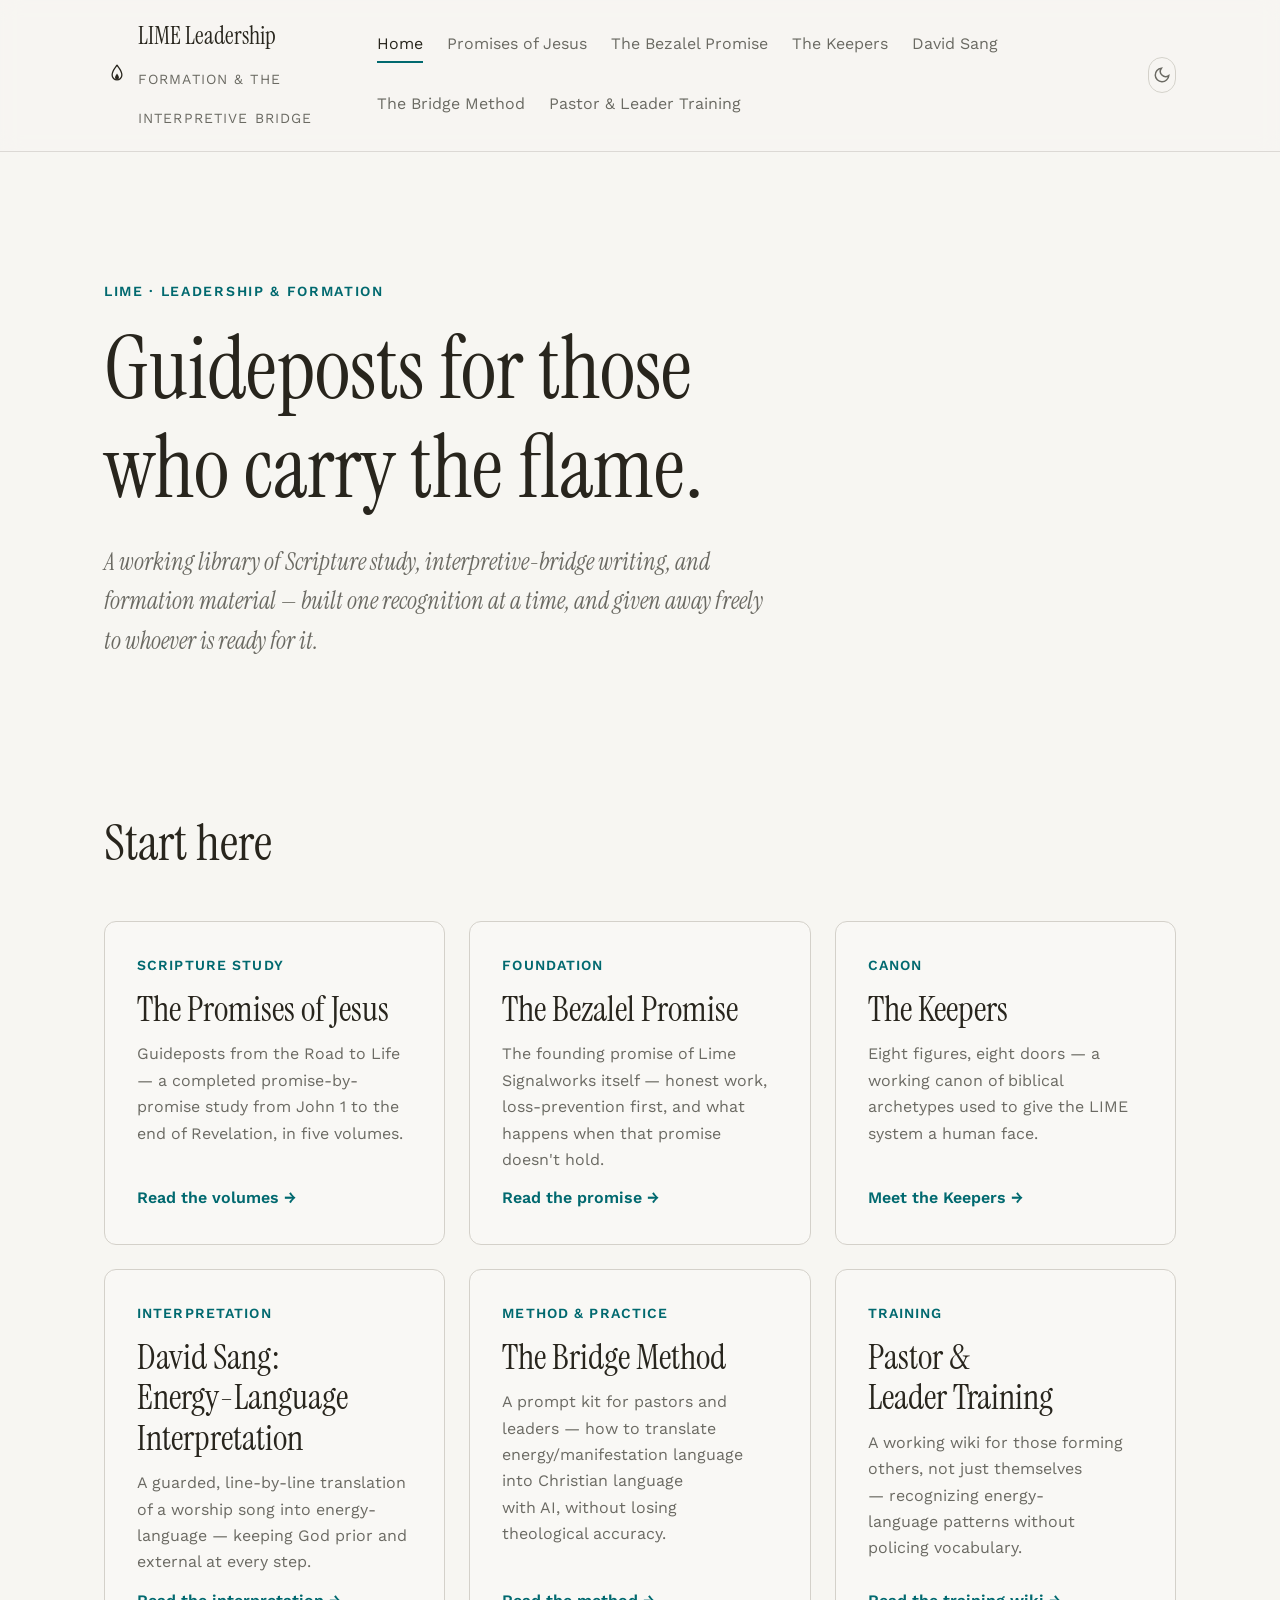
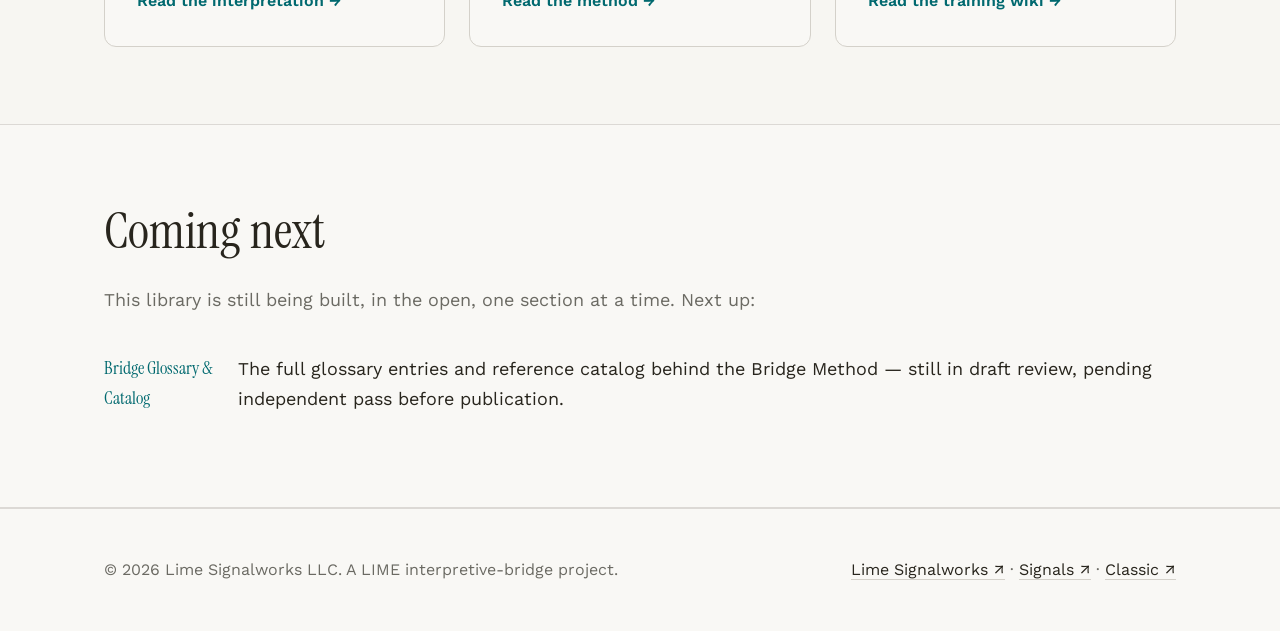
<file: index.html>
<!doctype html>
<html lang="en">
<head>
<meta charset="utf-8" />
<meta name="viewport" content="width=device-width, initial-scale=1" />
<title>LIME Leadership — Formation &amp; the Interpretive Bridge</title>
<meta name="description" content="A working library of Scripture study, interpretive-bridge writing, and formation material from Lime Signalworks." />
<meta name="robots" content="index, follow" />
<meta name="color-scheme" content="light dark" />
<link rel="icon" href="data:image/svg+xml,%3Csvg xmlns='http://www.w3.org/2000/svg' viewBox='0 0 32 32'%3E%3Crect width='32' height='32' rx='6' fill='%2301696f'/%3E%3Cpath d='M16 6c-2.6 3.4-5.2 6-5.2 10.2a5.2 5.2 0 0 0 10.4 0C21.2 12 18.6 9.4 16 6z' fill='%23f7f6f2'/%3E%3C/svg%3E" />
<link rel="preconnect" href="https://fonts.googleapis.com" />
<link rel="preconnect" href="https://fonts.gstatic.com" crossorigin />
<link href="https://fonts.googleapis.com/css2?family=Instrument+Serif:ital@0;1&family=Work+Sans:ital,wght@0,300..700;1,300..700&display=swap" rel="stylesheet" />
<link rel="stylesheet" href="./assets/css/style.css" />
</head>
<body>
<a class="sr-only" href="#main">Skip to content</a>
<header class="site-header">
  <div class="wrap bar">
    <a class="wordmark" href="./">
      <svg width="26" height="26" viewBox="0 0 32 32" fill="none" aria-hidden="true">
<path d="M16 4c-3 4-6 7-6 12a6 6 0 0 0 12 0c0-5-3-8-6-12z" stroke="currentColor" stroke-width="1.6" stroke-linejoin="round"/>
<path d="M16 14c-1.4 2-2.4 3.4-2.4 5.4a2.4 2.4 0 0 0 4.8 0c0-2-1-3.4-2.4-5.4z" fill="currentColor"/>
</svg>
      <span>LIME Leadership<br><span class="sub">Formation &amp; the Interpretive Bridge</span></span>
    </a>
    <nav class="site-nav" aria-label="Primary">
        <a href="./" aria-current="page">Home</a>
        <a href="./promises/">Promises of Jesus</a>
        <a href="./bezalel-promise/">The Bezalel Promise</a>
        <a href="./keepers/">The Keepers</a>
        <a href="./david-sang/">David Sang</a>
        <a href="./bridge-method/">The Bridge Method</a>
        <a href="./pastor-training/">Pastor & Leader Training</a>
    </nav>
    <button class="theme-toggle" data-theme-toggle type="button" aria-label="Switch to dark mode"></button>
  </div>
</header>
<main id="main">

<section class="hero">
  <div class="wrap">
    <p class="eyebrow">LIME &middot; Leadership &amp; Formation</p>
    <h1>Guideposts for those<br>who carry the flame.</h1>
    <p class="lede">A working library of Scripture study, interpretive-bridge writing, and formation material &mdash; built one recognition at a time, and given away freely to whoever is ready for it.</p>
  </div>
</section>

<section>
  <div class="wrap">
    <h2 class="section-title">Start here</h2>
    <div class="card-grid">
      <a class="card" href="promises/">
        <span class="tag">Scripture Study</span>
        <h3>The Promises of Jesus</h3>
        <p>Guideposts from the Road to Life &mdash; a completed promise-by-promise study from John 1 to the end of Revelation, in five volumes.</p>
        <span class="go">Read the volumes &rarr;</span>
      </a>
      <a class="card" href="bezalel-promise/">
        <span class="tag">Foundation</span>
        <h3>The Bezalel Promise</h3>
        <p>The founding promise of Lime Signalworks itself &mdash; honest work, loss-prevention first, and what happens when that promise doesn't hold.</p>
        <span class="go">Read the promise &rarr;</span>
      </a>
      <a class="card" href="keepers/">
        <span class="tag">Canon</span>
        <h3>The Keepers</h3>
        <p>Eight figures, eight doors &mdash; a working canon of biblical archetypes used to give the LIME system a human face.</p>
        <span class="go">Meet the Keepers &rarr;</span>
      </a>
      <a class="card" href="david-sang/">
        <span class="tag">Interpretation</span>
        <h3>David Sang: Energy-Language Interpretation</h3>
        <p>A guarded, line-by-line translation of a worship song into energy-language &mdash; keeping God prior and external at every step.</p>
        <span class="go">Read the interpretation &rarr;</span>
      </a>
      <a class="card" href="bridge-method/">
        <span class="tag">Method &amp; Practice</span>
        <h3>The Bridge Method</h3>
        <p>A prompt kit for pastors and leaders &mdash; how to translate energy/manifestation language into Christian language with AI, without losing theological accuracy.</p>
        <span class="go">Read the method &rarr;</span>
      </a>
      <a class="card" href="pastor-training/">
        <span class="tag">Training</span>
        <h3>Pastor &amp; Leader Training</h3>
        <p>A working wiki for those forming others, not just themselves &mdash; recognizing energy-language patterns without policing vocabulary.</p>
        <span class="go">Read the training wiki &rarr;</span>
      </a>
    </div>
  </div>
</section>

<section class="alt">
  <div class="wrap">
    <h2 class="section-title">Coming next</h2>
    <p style="color:var(--color-text-muted); max-width:60ch;">This library is still being built, in the open, one section at a time. Next up:</p>
    <ul class="roadmap">
      <li><span class="vol">Bridge Glossary &amp; Catalog</span><span>The full glossary entries and reference catalog behind the Bridge Method &mdash; still in draft review, pending independent pass before publication.</span></li>
    </ul>
  </div>
</section>

</main>
<footer class="site-footer">
  <div class="wrap foot-grid">
    <p>&copy; 2026 Lime Signalworks LLC. A LIME interpretive-bridge project.</p>
    <p>
      <a class="sibling-link" href="https://limesignalworks.com" rel="noopener noreferrer">Lime Signalworks<span aria-hidden="true"> &#8599;</span></a>
      &middot;
      <a class="sibling-link" href="https://signals.limesignalworks.com" rel="noopener noreferrer">Signals<span aria-hidden="true"> &#8599;</span></a>
      &middot;
      <a class="sibling-link" href="https://classic.limesignalworks.com" rel="noopener noreferrer">Classic<span aria-hidden="true"> &#8599;</span></a>
    </p>
  </div>
</footer>
<script src="./assets/js/theme.js"></script>
</body>
</html>
</file>
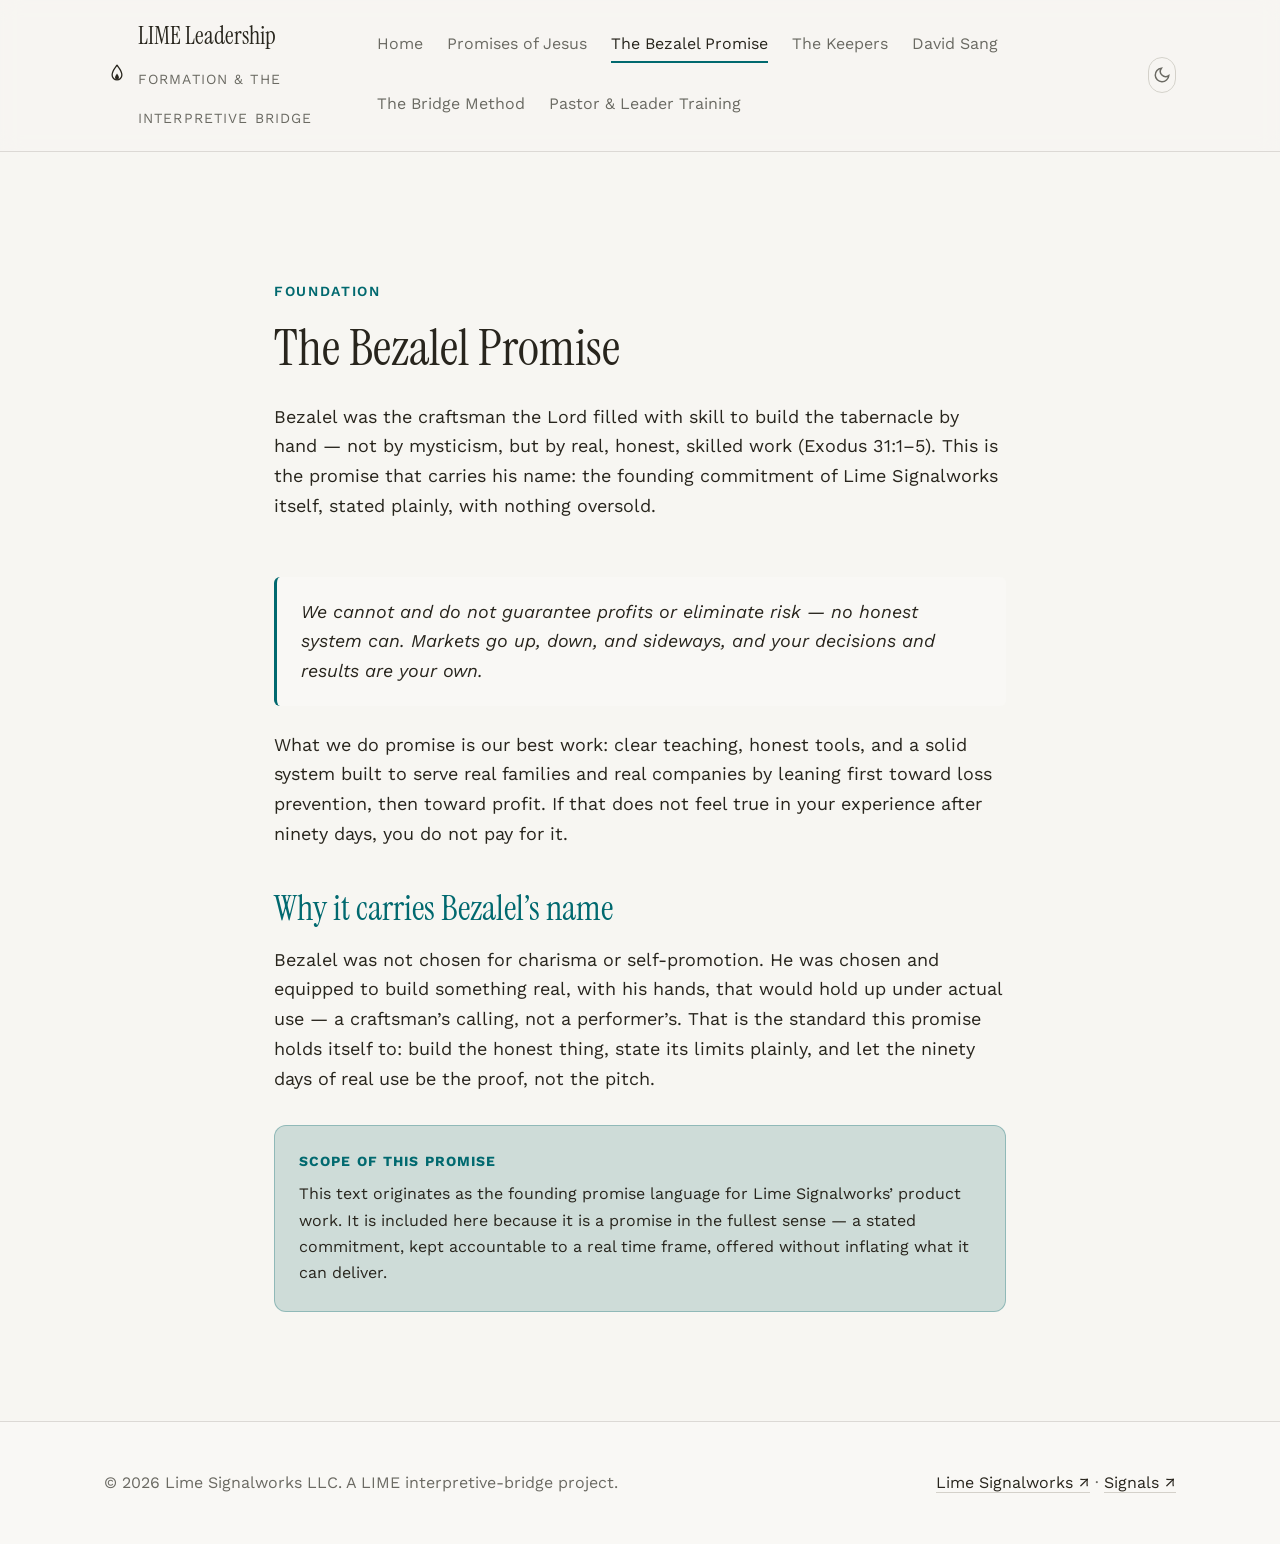
<file: bezalel-promise/index.html>
<!doctype html>
<html lang="en">
<head>
<meta charset="utf-8" />
<meta name="viewport" content="width=device-width, initial-scale=1" />
<title>The Bezalel Promise — LIME Leadership</title>
<meta name="description" content="The founding promise of Lime Signalworks: honest work, loss-prevention first, ninety days of proof." />
<meta name="robots" content="index, follow" />
<meta name="color-scheme" content="light dark" />
<link rel="icon" href="data:image/svg+xml,%3Csvg xmlns='http://www.w3.org/2000/svg' viewBox='0 0 32 32'%3E%3Crect width='32' height='32' rx='6' fill='%2301696f'/%3E%3Cpath d='M16 6c-2.6 3.4-5.2 6-5.2 10.2a5.2 5.2 0 0 0 10.4 0C21.2 12 18.6 9.4 16 6z' fill='%23f7f6f2'/%3E%3C/svg%3E" />
<link rel="preconnect" href="https://fonts.googleapis.com" />
<link rel="preconnect" href="https://fonts.gstatic.com" crossorigin />
<link href="https://fonts.googleapis.com/css2?family=Instrument+Serif:ital@0;1&family=Work+Sans:ital,wght@0,300..700;1,300..700&display=swap" rel="stylesheet" />
<link rel="stylesheet" href="../assets/css/style.css" />
</head>
<body>
<a class="sr-only" href="#main">Skip to content</a>
<header class="site-header">
  <div class="wrap bar">
    <a class="wordmark" href="../">
      <svg width="26" height="26" viewBox="0 0 32 32" fill="none" aria-hidden="true">
<path d="M16 4c-3 4-6 7-6 12a6 6 0 0 0 12 0c0-5-3-8-6-12z" stroke="currentColor" stroke-width="1.6" stroke-linejoin="round"/>
<path d="M16 14c-1.4 2-2.4 3.4-2.4 5.4a2.4 2.4 0 0 0 4.8 0c0-2-1-3.4-2.4-5.4z" fill="currentColor"/>
</svg>
      <span>LIME Leadership<br><span class="sub">Formation &amp; the Interpretive Bridge</span></span>
    </a>
    <nav class="site-nav" aria-label="Primary">
        <a href="../">Home</a>
        <a href="../promises/">Promises of Jesus</a>
        <a href="../bezalel-promise/" aria-current="page">The Bezalel Promise</a>
        <a href="../keepers/">The Keepers</a>
        <a href="../david-sang/">David Sang</a>
        <a href="../bridge-method/">The Bridge Method</a>
        <a href="../pastor-training/">Pastor & Leader Training</a>
    </nav>
    <button class="theme-toggle" data-theme-toggle type="button" aria-label="Switch to dark mode"></button>
  </div>
</header>
<main id="main">

<section class="hero" style="padding-bottom: var(--space-8);">
  <div class="prose-wrap">
    <p class="eyebrow">Foundation</p>
    <h1 style="font-size: var(--text-2xl);">The Bezalel Promise</h1>
    <p class="prose" style="margin-top: var(--space-6);">Bezalel was the craftsman the Lord filled with skill to build the tabernacle by hand &mdash; not by mysticism, but by real, honest, skilled work (Exodus 31:1&ndash;5). This is the promise that carries his name: the founding commitment of Lime Signalworks itself, stated plainly, with nothing oversold.</p>
  </div>
</section>

<section style="padding-top:0;">
  <div class="prose-wrap prose">
    <blockquote>
      <p>We cannot and do not guarantee profits or eliminate risk &mdash; no honest system can. Markets go up, down, and sideways, and your decisions and results are your own.</p>
    </blockquote>
    <p>What we do promise is our best work: clear teaching, honest tools, and a solid system built to serve real families and real companies by leaning first toward loss prevention, then toward profit. If that does not feel true in your experience after ninety days, you do not pay for it.</p>

    <h3 class="sub-title">Why it carries Bezalel&rsquo;s name</h3>
    <p>Bezalel was not chosen for charisma or self-promotion. He was chosen and equipped to build something real, with his hands, that would hold up under actual use &mdash; a craftsman&rsquo;s calling, not a performer&rsquo;s. That is the standard this promise holds itself to: build the honest thing, state its limits plainly, and let the ninety days of real use be the proof, not the pitch.</p>

    <div class="callout">
      <div class="label">Scope of this promise</div>
      This text originates as the founding promise language for Lime Signalworks&rsquo; product work. It is included here because it is a promise in the fullest sense &mdash; a stated commitment, kept accountable to a real time frame, offered without inflating what it can deliver.
    </div>
  </div>
</section>

</main>
<footer class="site-footer">
  <div class="wrap foot-grid">
    <p>&copy; 2026 Lime Signalworks LLC. A LIME interpretive-bridge project.</p>
    <p>
      <a class="sibling-link" href="https://limesignalworks.com" rel="noopener noreferrer">Lime Signalworks<span aria-hidden="true"> &#8599;</span></a>
      &middot;
      <a class="sibling-link" href="https://signals.limesignalworks.com" rel="noopener noreferrer">Signals<span aria-hidden="true"> &#8599;</span></a>
    </p>
  </div>
</footer>
<script src="../assets/js/theme.js"></script>
</body>
</html>
</file>
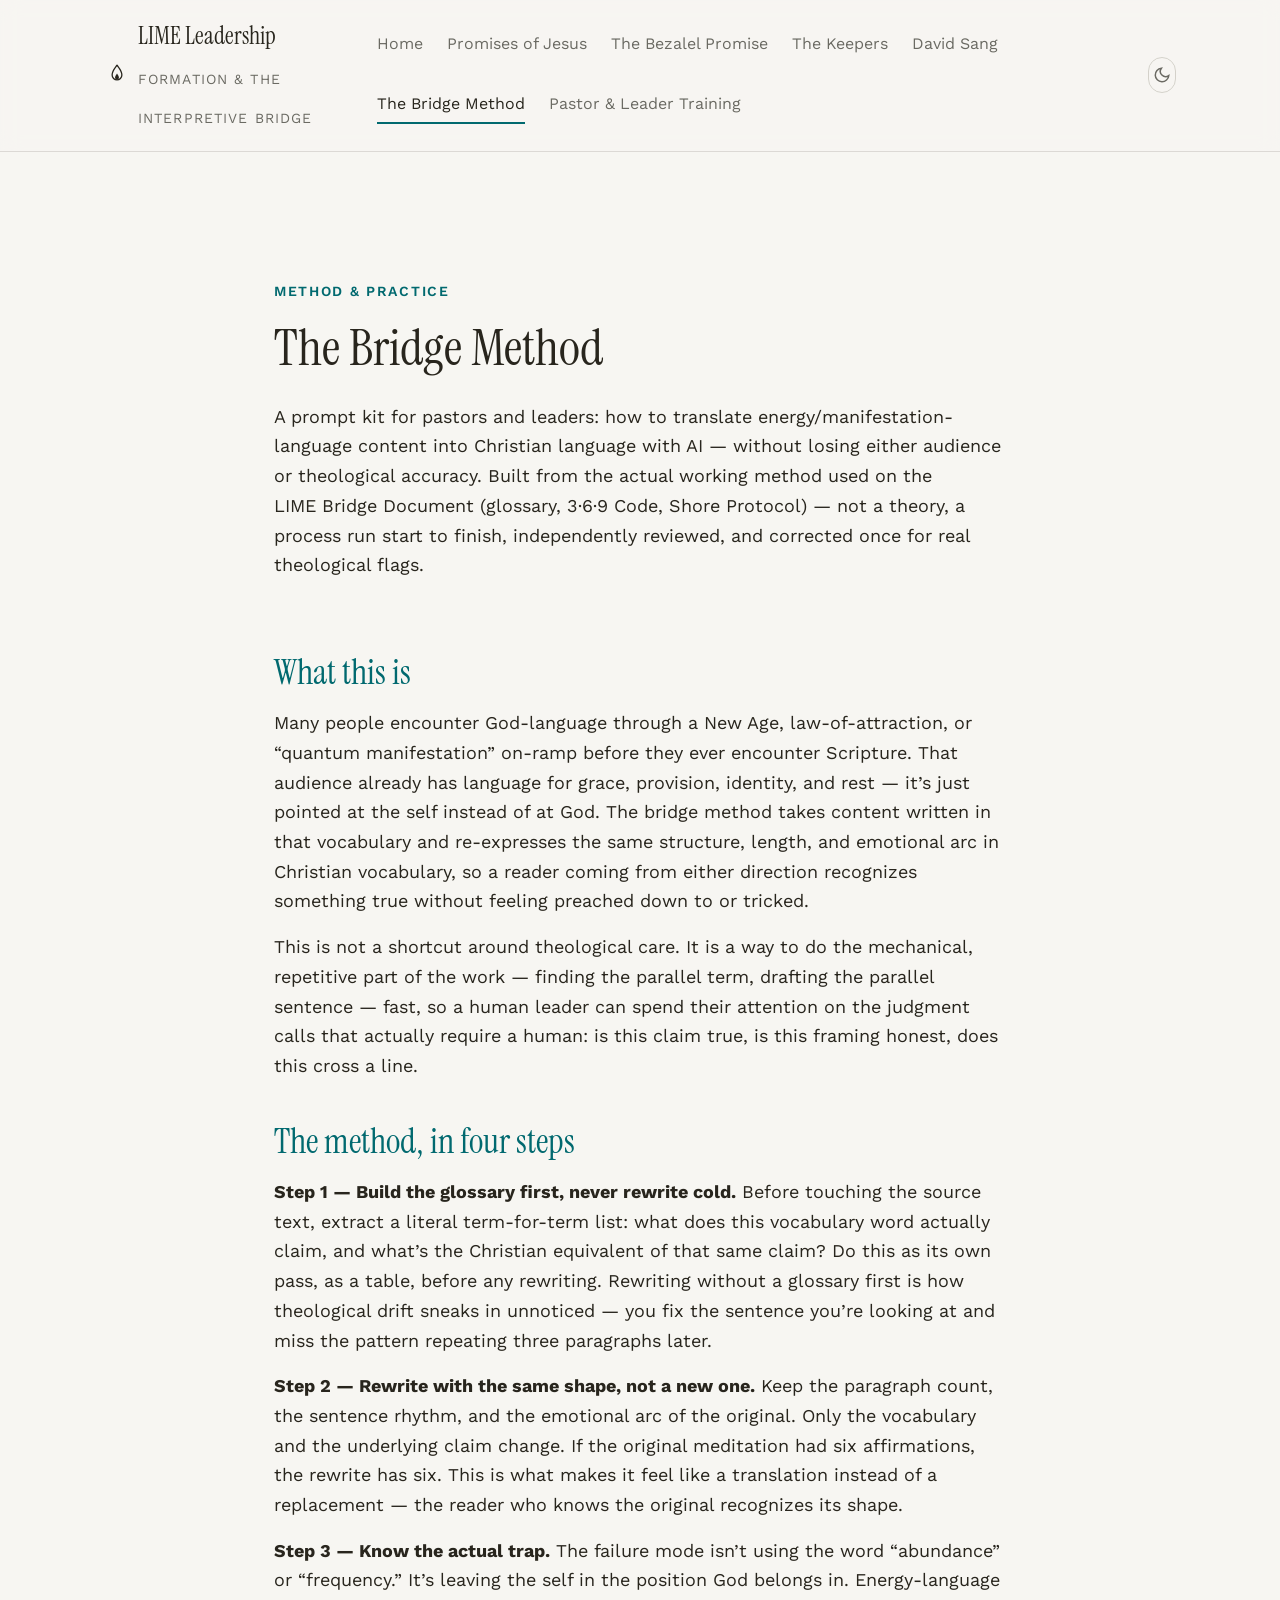
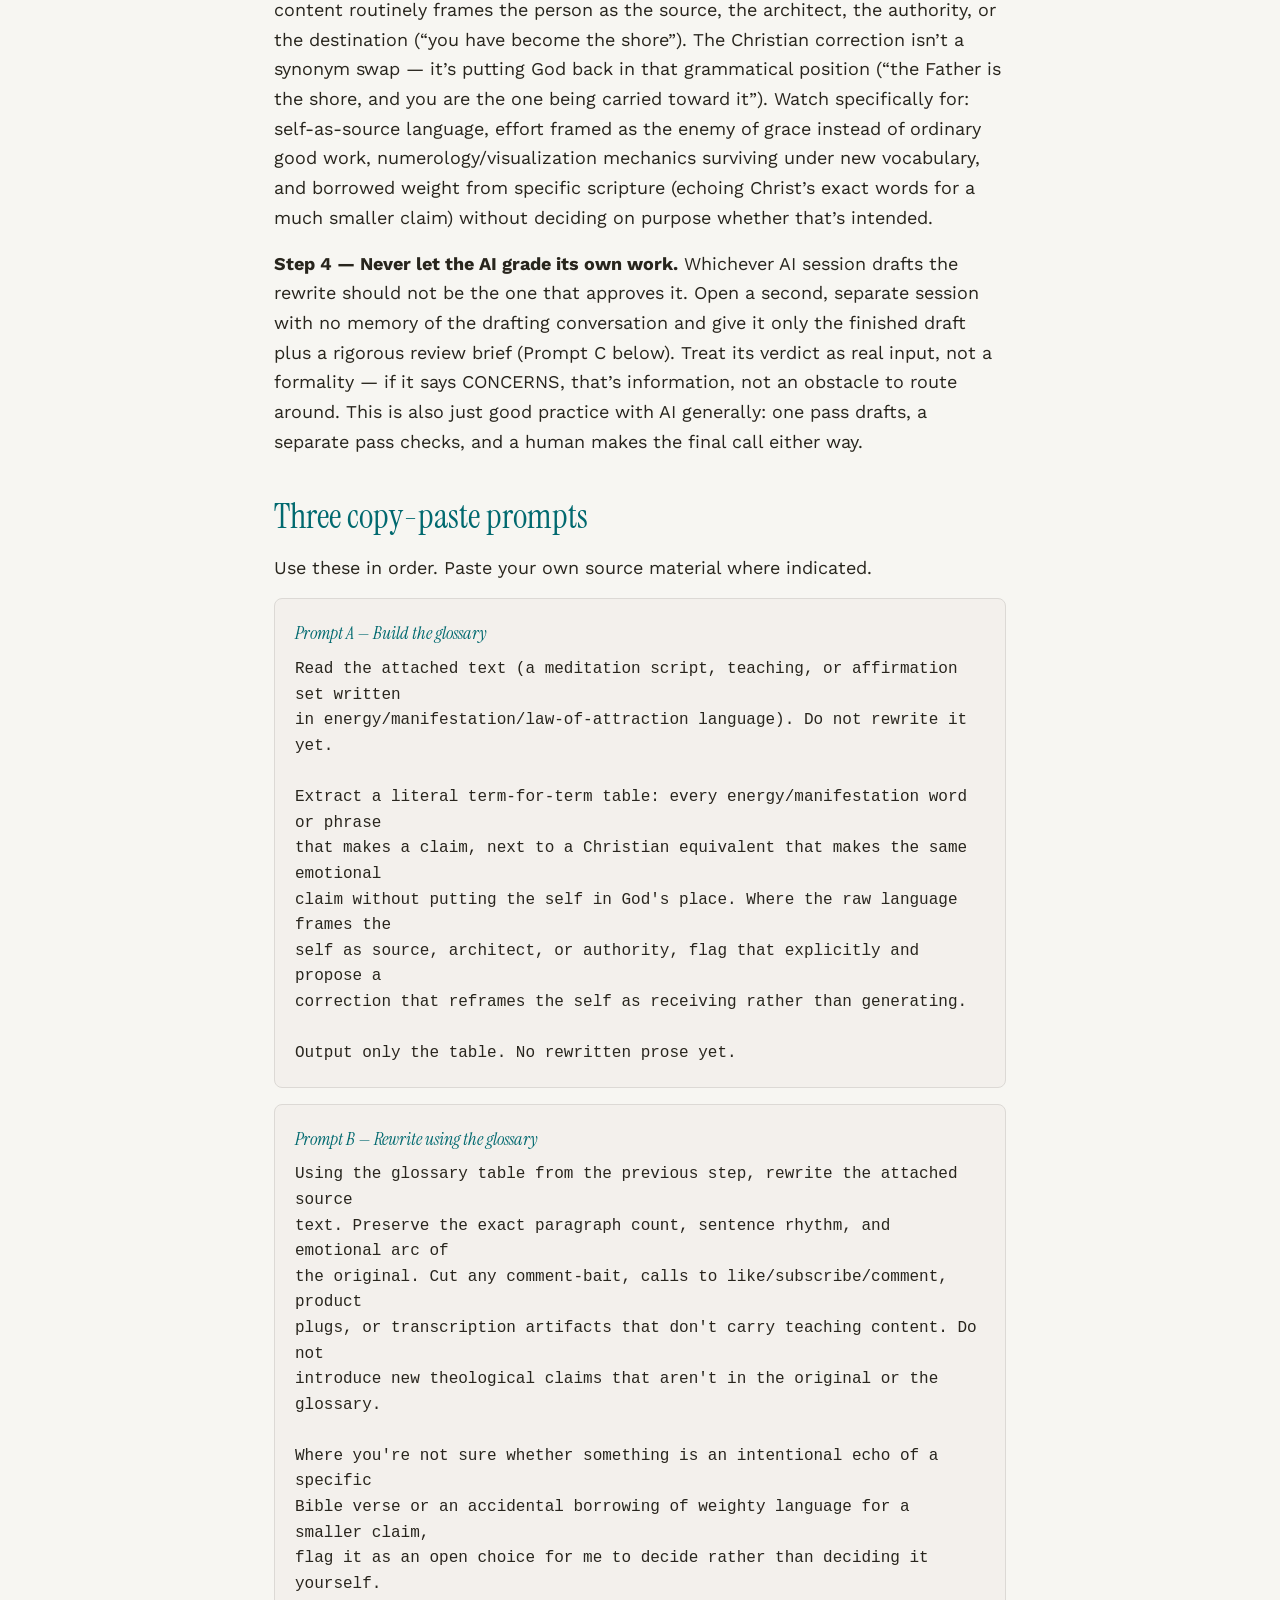
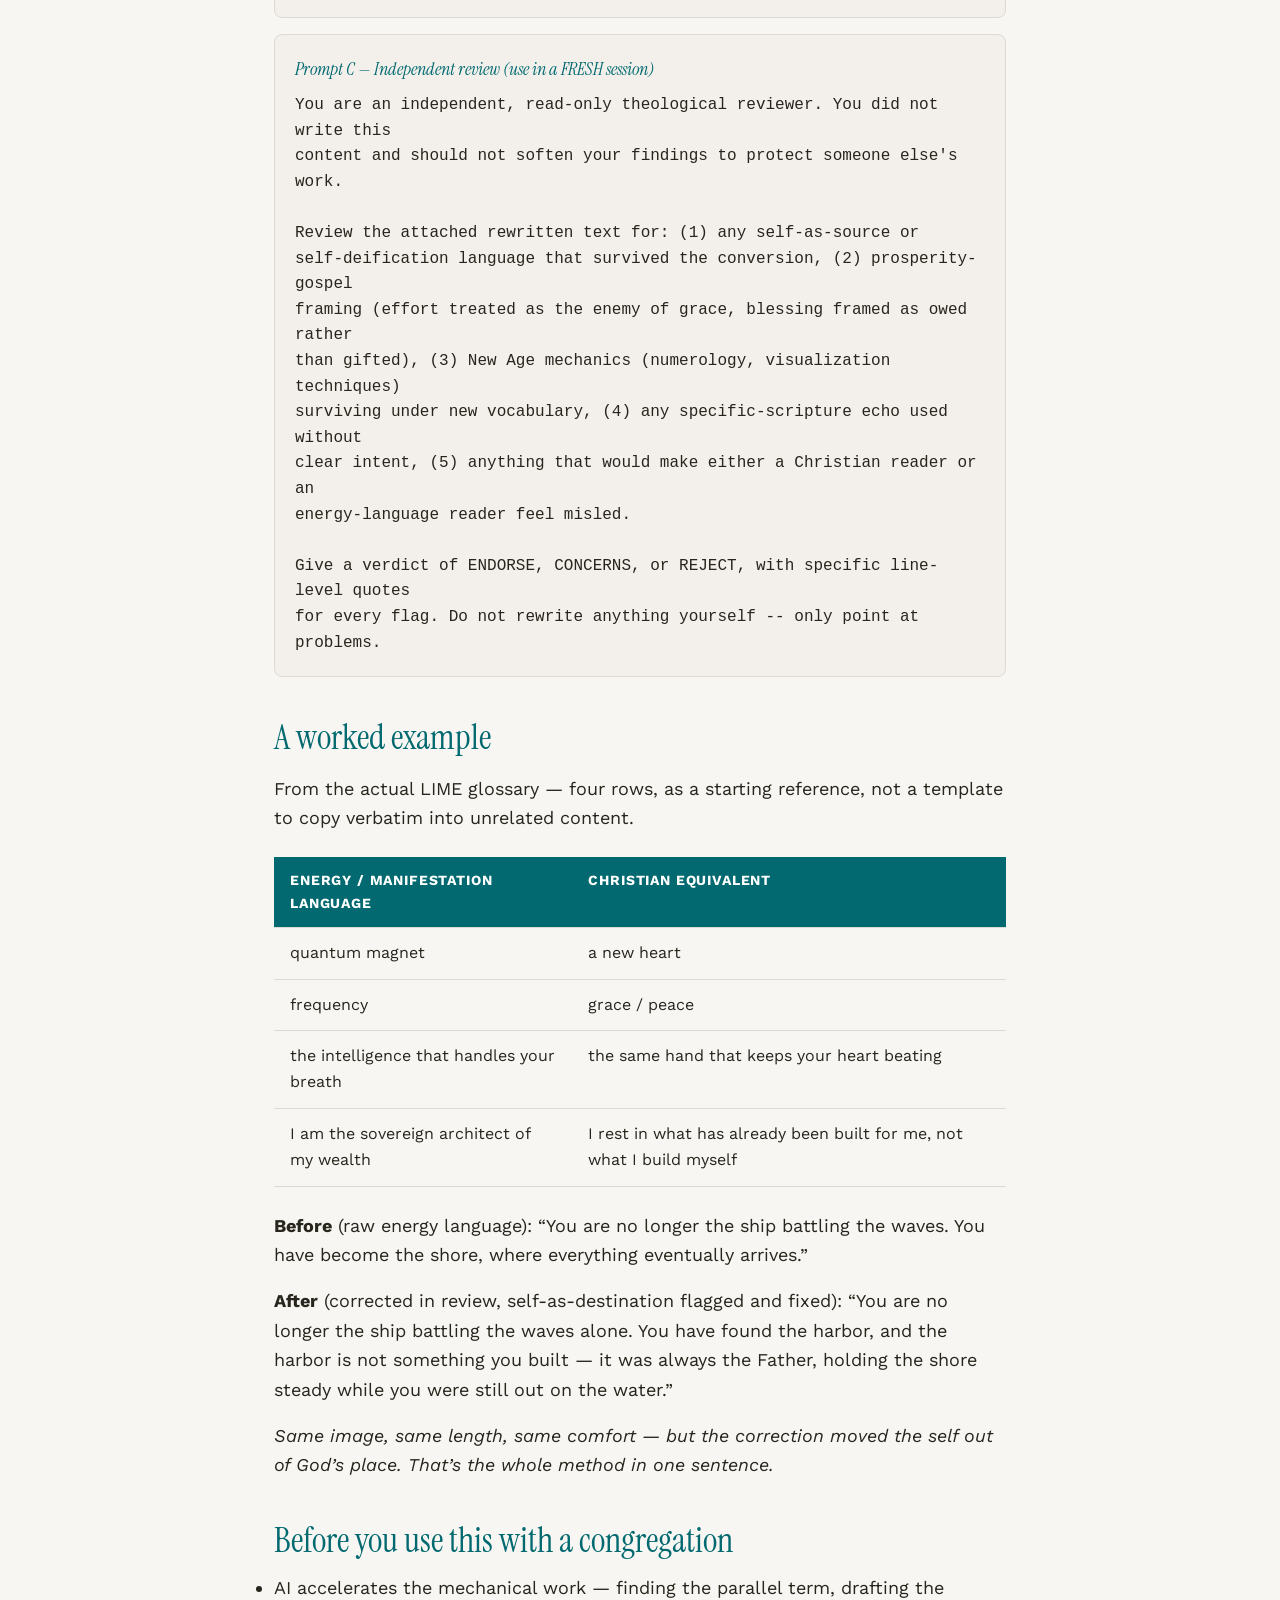
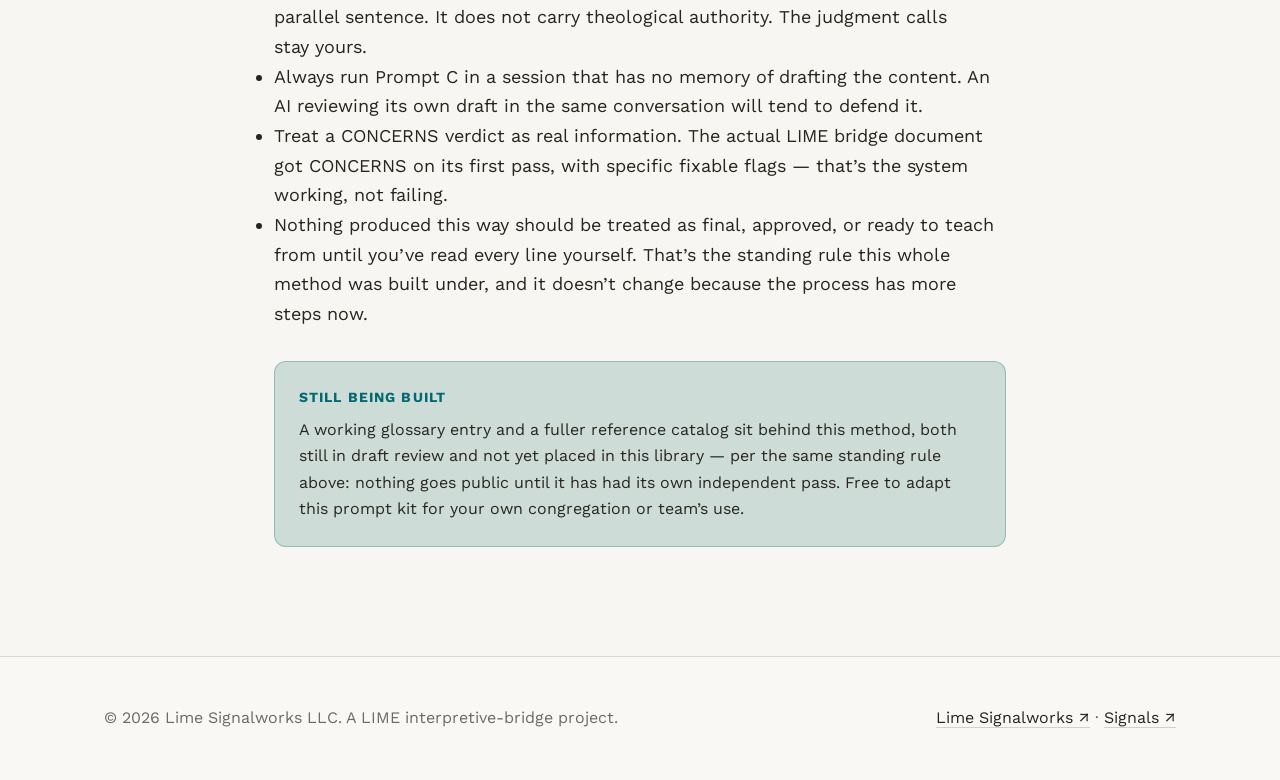
<file: bridge-method/index.html>
<!doctype html>
<html lang="en">
<head>
<meta charset="utf-8" />
<meta name="viewport" content="width=device-width, initial-scale=1" />
<title>The Bridge Method — LIME Leadership</title>
<meta name="description" content="A prompt kit for pastors and leaders: how to translate energy/manifestation-language content into Christian language with AI, without losing theological accuracy." />
<meta name="robots" content="index, follow" />
<meta name="color-scheme" content="light dark" />
<link rel="icon" href="data:image/svg+xml,%3Csvg xmlns='http://www.w3.org/2000/svg' viewBox='0 0 32 32'%3E%3Crect width='32' height='32' rx='6' fill='%2301696f'/%3E%3Cpath d='M16 6c-2.6 3.4-5.2 6-5.2 10.2a5.2 5.2 0 0 0 10.4 0C21.2 12 18.6 9.4 16 6z' fill='%23f7f6f2'/%3E%3C/svg%3E" />
<link rel="preconnect" href="https://fonts.googleapis.com" />
<link rel="preconnect" href="https://fonts.gstatic.com" crossorigin />
<link href="https://fonts.googleapis.com/css2?family=Instrument+Serif:ital@0;1&family=Work+Sans:ital,wght@0,300..700;1,300..700&display=swap" rel="stylesheet" />
<link rel="stylesheet" href="../assets/css/style.css" />
</head>
<body>
<a class="sr-only" href="#main">Skip to content</a>
<header class="site-header">
  <div class="wrap bar">
    <a class="wordmark" href="../">
      <svg width="26" height="26" viewBox="0 0 32 32" fill="none" aria-hidden="true">
<path d="M16 4c-3 4-6 7-6 12a6 6 0 0 0 12 0c0-5-3-8-6-12z" stroke="currentColor" stroke-width="1.6" stroke-linejoin="round"/>
<path d="M16 14c-1.4 2-2.4 3.4-2.4 5.4a2.4 2.4 0 0 0 4.8 0c0-2-1-3.4-2.4-5.4z" fill="currentColor"/>
</svg>
      <span>LIME Leadership<br><span class="sub">Formation &amp; the Interpretive Bridge</span></span>
    </a>
    <nav class="site-nav" aria-label="Primary">
        <a href="../">Home</a>
        <a href="../promises/">Promises of Jesus</a>
        <a href="../bezalel-promise/">The Bezalel Promise</a>
        <a href="../keepers/">The Keepers</a>
        <a href="../david-sang/">David Sang</a>
        <a href="../bridge-method/" aria-current="page">The Bridge Method</a>
        <a href="../pastor-training/">Pastor & Leader Training</a>
    </nav>
    <button class="theme-toggle" data-theme-toggle type="button" aria-label="Switch to dark mode"></button>
  </div>
</header>
<main id="main">

<section class="hero" style="padding-bottom: var(--space-8);">
  <div class="prose-wrap">
    <p class="eyebrow">Method &amp; Practice</p>
    <h1 style="font-size: var(--text-2xl);">The Bridge Method</h1>
    <p class="prose" style="margin-top: var(--space-6);">A prompt kit for pastors and leaders: how to translate energy/manifestation-language content into Christian language with AI &mdash; without losing either audience or theological accuracy. Built from the actual working method used on the LIME Bridge Document (glossary, 3&middot;6&middot;9 Code, Shore Protocol) &mdash; not a theory, a process run start to finish, independently reviewed, and corrected once for real theological flags.</p>
  </div>
</section>

<section style="padding-top:0;">
  <div class="prose-wrap prose">

    <h3 class="sub-title">What this is</h3>
    <p>Many people encounter God-language through a New Age, law-of-attraction, or &ldquo;quantum manifestation&rdquo; on-ramp before they ever encounter Scripture. That audience already has language for grace, provision, identity, and rest &mdash; it&rsquo;s just pointed at the self instead of at God. The bridge method takes content written in that vocabulary and re-expresses the same structure, length, and emotional arc in Christian vocabulary, so a reader coming from either direction recognizes something true without feeling preached down to or tricked.</p>
    <p>This is not a shortcut around theological care. It is a way to do the mechanical, repetitive part of the work &mdash; finding the parallel term, drafting the parallel sentence &mdash; fast, so a human leader can spend their attention on the judgment calls that actually require a human: is this claim true, is this framing honest, does this cross a line.</p>

    <h3 class="sub-title">The method, in four steps</h3>
    <p><b>Step 1 &mdash; Build the glossary first, never rewrite cold.</b> Before touching the source text, extract a literal term-for-term list: what does this vocabulary word actually claim, and what&rsquo;s the Christian equivalent of that same claim? Do this as its own pass, as a table, before any rewriting. Rewriting without a glossary first is how theological drift sneaks in unnoticed &mdash; you fix the sentence you&rsquo;re looking at and miss the pattern repeating three paragraphs later.</p>
    <p><b>Step 2 &mdash; Rewrite with the same shape, not a new one.</b> Keep the paragraph count, the sentence rhythm, and the emotional arc of the original. Only the vocabulary and the underlying claim change. If the original meditation had six affirmations, the rewrite has six. This is what makes it feel like a translation instead of a replacement &mdash; the reader who knows the original recognizes its shape.</p>
    <p><b>Step 3 &mdash; Know the actual trap.</b> The failure mode isn&rsquo;t using the word &ldquo;abundance&rdquo; or &ldquo;frequency.&rdquo; It&rsquo;s leaving the self in the position God belongs in. Energy-language content routinely frames the person as the source, the architect, the authority, or the destination (&ldquo;you have become the shore&rdquo;). The Christian correction isn&rsquo;t a synonym swap &mdash; it&rsquo;s putting God back in that grammatical position (&ldquo;the Father is the shore, and you are the one being carried toward it&rdquo;). Watch specifically for: self-as-source language, effort framed as the enemy of grace instead of ordinary good work, numerology/visualization mechanics surviving under new vocabulary, and borrowed weight from specific scripture (echoing Christ&rsquo;s exact words for a much smaller claim) without deciding on purpose whether that&rsquo;s intended.</p>
    <p><b>Step 4 &mdash; Never let the AI grade its own work.</b> Whichever AI session drafts the rewrite should not be the one that approves it. Open a second, separate session with no memory of the drafting conversation and give it only the finished draft plus a rigorous review brief (Prompt C below). Treat its verdict as real input, not a formality &mdash; if it says CONCERNS, that&rsquo;s information, not an obstacle to route around. This is also just good practice with AI generally: one pass drafts, a separate pass checks, and a human makes the final call either way.</p>

    <h3 class="sub-title">Three copy-paste prompts</h3>
    <p>Use these in order. Paste your own source material where indicated.</p>

    <div class="prompt-box">
      <div class="prompt-label">Prompt A &mdash; Build the glossary</div>
      <pre>Read the attached text (a meditation script, teaching, or affirmation set written
in energy/manifestation/law-of-attraction language). Do not rewrite it yet.

Extract a literal term-for-term table: every energy/manifestation word or phrase
that makes a claim, next to a Christian equivalent that makes the same emotional
claim without putting the self in God's place. Where the raw language frames the
self as source, architect, or authority, flag that explicitly and propose a
correction that reframes the self as receiving rather than generating.

Output only the table. No rewritten prose yet.</pre>
    </div>

    <div class="prompt-box">
      <div class="prompt-label">Prompt B &mdash; Rewrite using the glossary</div>
      <pre>Using the glossary table from the previous step, rewrite the attached source
text. Preserve the exact paragraph count, sentence rhythm, and emotional arc of
the original. Cut any comment-bait, calls to like/subscribe/comment, product
plugs, or transcription artifacts that don't carry teaching content. Do not
introduce new theological claims that aren't in the original or the glossary.

Where you're not sure whether something is an intentional echo of a specific
Bible verse or an accidental borrowing of weighty language for a smaller claim,
flag it as an open choice for me to decide rather than deciding it yourself.</pre>
    </div>

    <div class="prompt-box">
      <div class="prompt-label">Prompt C &mdash; Independent review (use in a FRESH session)</div>
      <pre>You are an independent, read-only theological reviewer. You did not write this
content and should not soften your findings to protect someone else's work.

Review the attached rewritten text for: (1) any self-as-source or
self-deification language that survived the conversion, (2) prosperity-gospel
framing (effort treated as the enemy of grace, blessing framed as owed rather
than gifted), (3) New Age mechanics (numerology, visualization techniques)
surviving under new vocabulary, (4) any specific-scripture echo used without
clear intent, (5) anything that would make either a Christian reader or an
energy-language reader feel misled.

Give a verdict of ENDORSE, CONCERNS, or REJECT, with specific line-level quotes
for every flag. Do not rewrite anything yourself -- only point at problems.</pre>
    </div>

    <h3 class="sub-title">A worked example</h3>
    <p>From the actual LIME glossary &mdash; four rows, as a starting reference, not a template to copy verbatim into unrelated content.</p>
    <table class="generic-table">
      <thead><tr><th>Energy / manifestation language</th><th>Christian equivalent</th></tr></thead>
      <tbody>
        <tr><td>quantum magnet</td><td>a new heart</td></tr>
        <tr><td>frequency</td><td>grace / peace</td></tr>
        <tr><td>the intelligence that handles your breath</td><td>the same hand that keeps your heart beating</td></tr>
        <tr><td>I am the sovereign architect of my wealth</td><td>I rest in what has already been built for me, not what I build myself</td></tr>
      </tbody>
    </table>

    <p><b>Before</b> (raw energy language): &ldquo;You are no longer the ship battling the waves. You have become the shore, where everything eventually arrives.&rdquo;</p>
    <p><b>After</b> (corrected in review, self-as-destination flagged and fixed): &ldquo;You are no longer the ship battling the waves alone. You have found the harbor, and the harbor is not something you built &mdash; it was always the Father, holding the shore steady while you were still out on the water.&rdquo;</p>
    <p><i>Same image, same length, same comfort &mdash; but the correction moved the self out of God&rsquo;s place. That&rsquo;s the whole method in one sentence.</i></p>

    <h3 class="sub-title">Before you use this with a congregation</h3>
    <ul>
      <li>AI accelerates the mechanical work &mdash; finding the parallel term, drafting the parallel sentence. It does not carry theological authority. The judgment calls stay yours.</li>
      <li>Always run Prompt C in a session that has no memory of drafting the content. An AI reviewing its own draft in the same conversation will tend to defend it.</li>
      <li>Treat a CONCERNS verdict as real information. The actual LIME bridge document got CONCERNS on its first pass, with specific fixable flags &mdash; that&rsquo;s the system working, not failing.</li>
      <li>Nothing produced this way should be treated as final, approved, or ready to teach from until you&rsquo;ve read every line yourself. That&rsquo;s the standing rule this whole method was built under, and it doesn&rsquo;t change because the process has more steps now.</li>
    </ul>

    <div class="callout">
      <div class="label">Still being built</div>
      A working glossary entry and a fuller reference catalog sit behind this method, both still in draft review and not yet placed in this library &mdash; per the same standing rule above: nothing goes public until it has had its own independent pass. Free to adapt this prompt kit for your own congregation or team&rsquo;s use.
    </div>
  </div>
</section>

</main>
<footer class="site-footer">
  <div class="wrap foot-grid">
    <p>&copy; 2026 Lime Signalworks LLC. A LIME interpretive-bridge project.</p>
    <p>
      <a class="sibling-link" href="https://limesignalworks.com" rel="noopener noreferrer">Lime Signalworks<span aria-hidden="true"> &#8599;</span></a>
      &middot;
      <a class="sibling-link" href="https://signals.limesignalworks.com" rel="noopener noreferrer">Signals<span aria-hidden="true"> &#8599;</span></a>
    </p>
  </div>
</footer>
<script src="../assets/js/theme.js"></script>
</body>
</html>
</file>
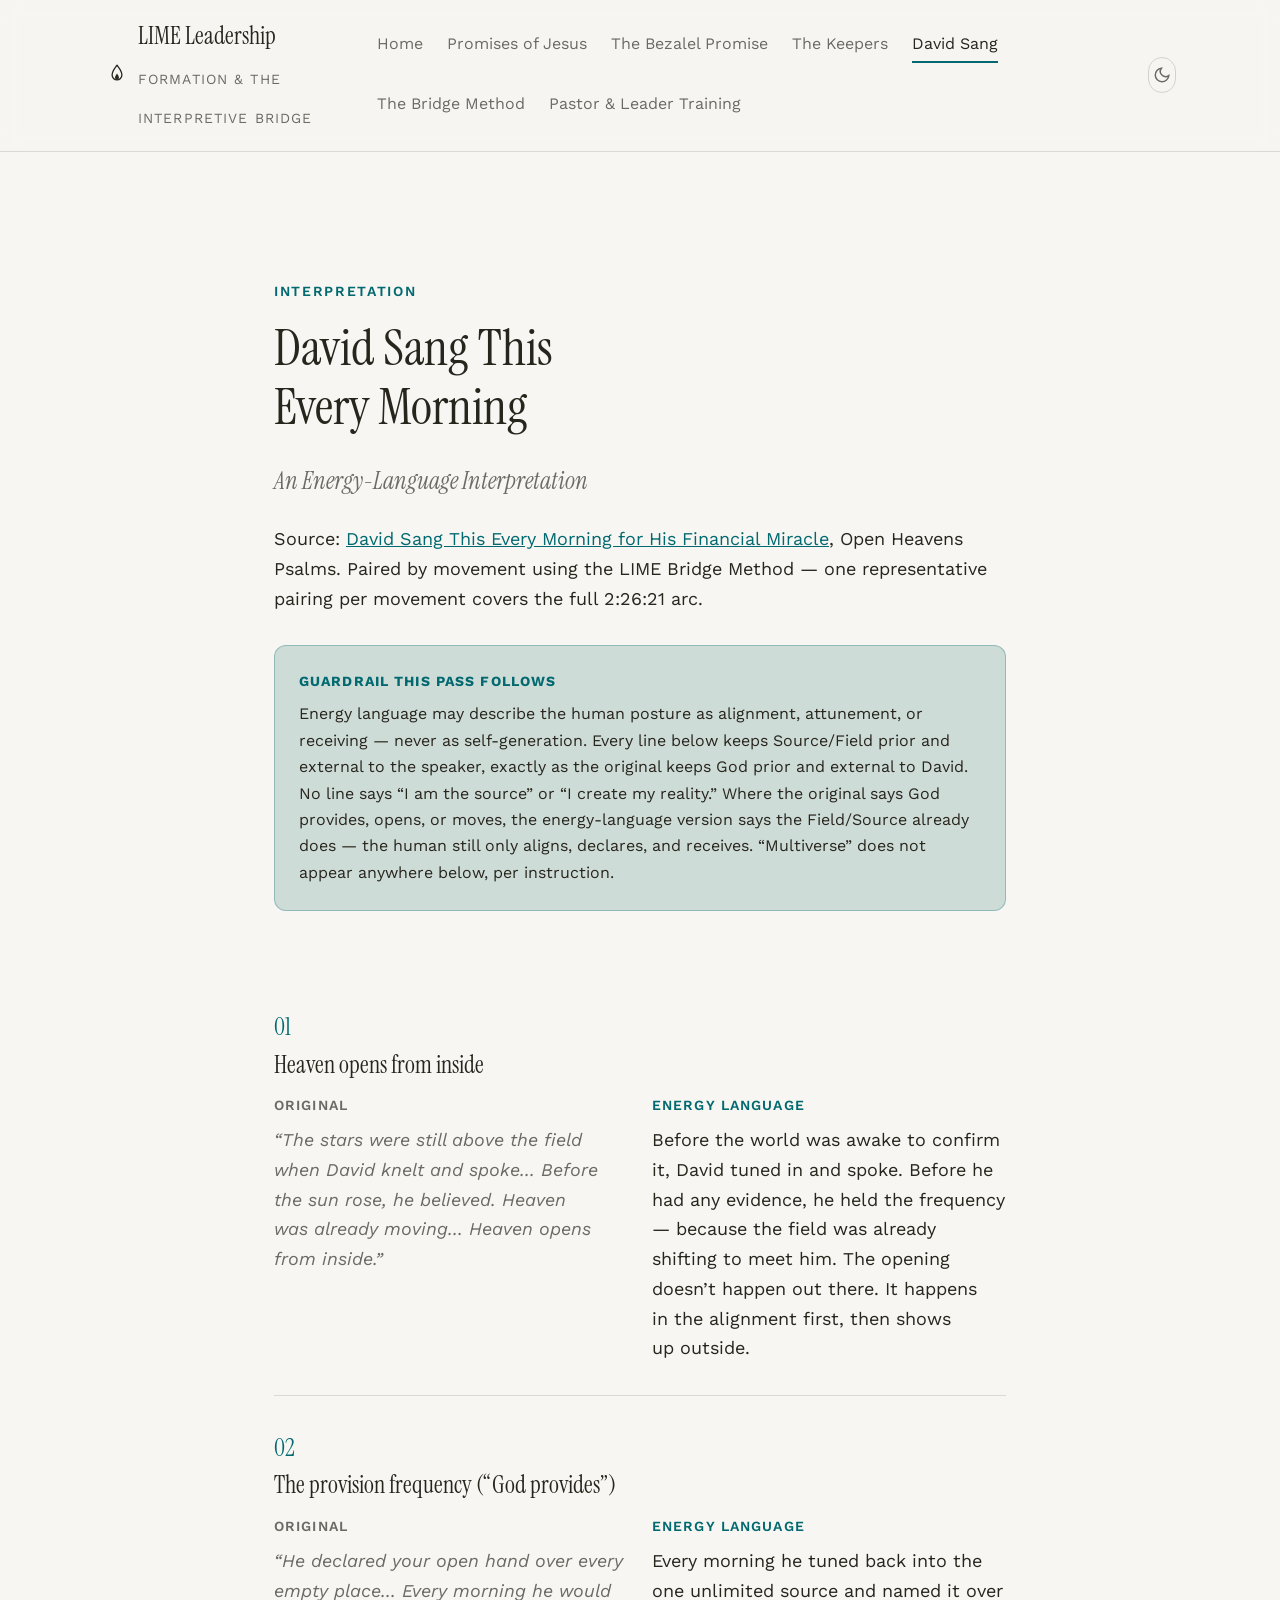
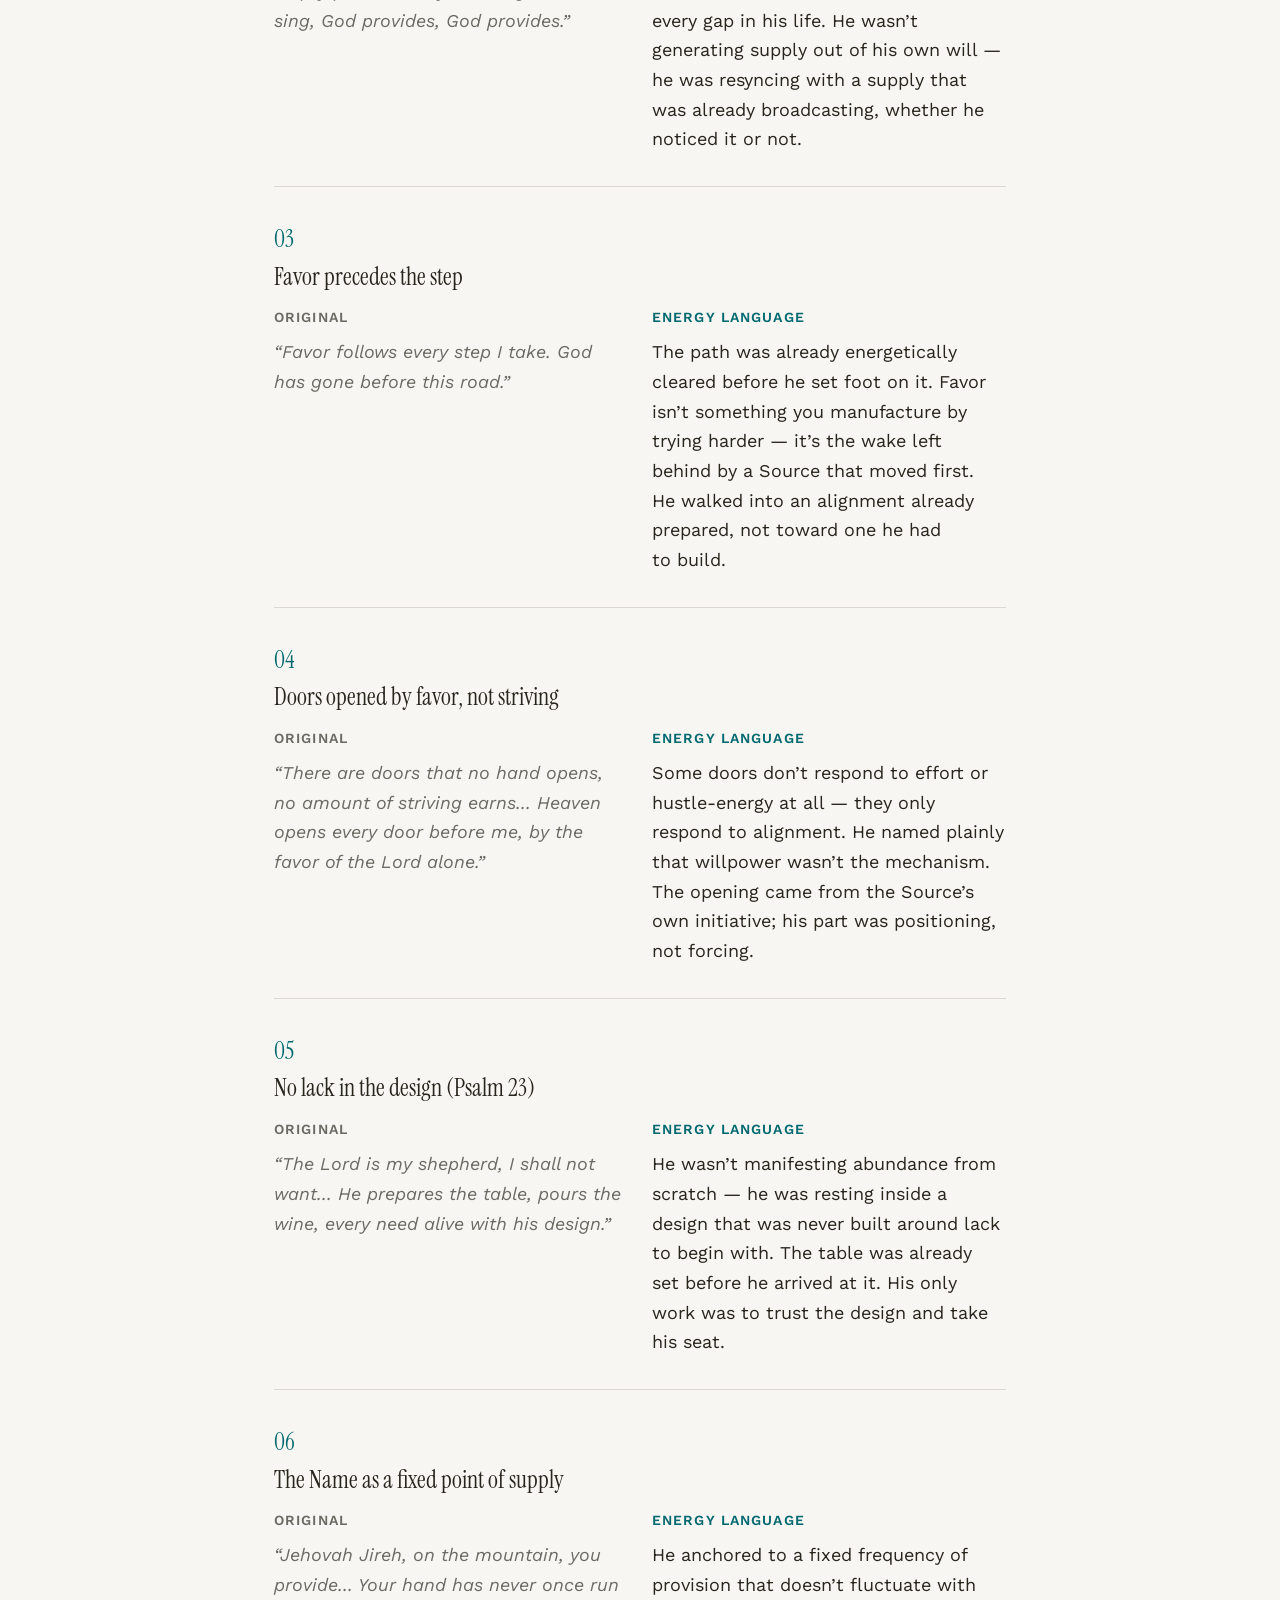
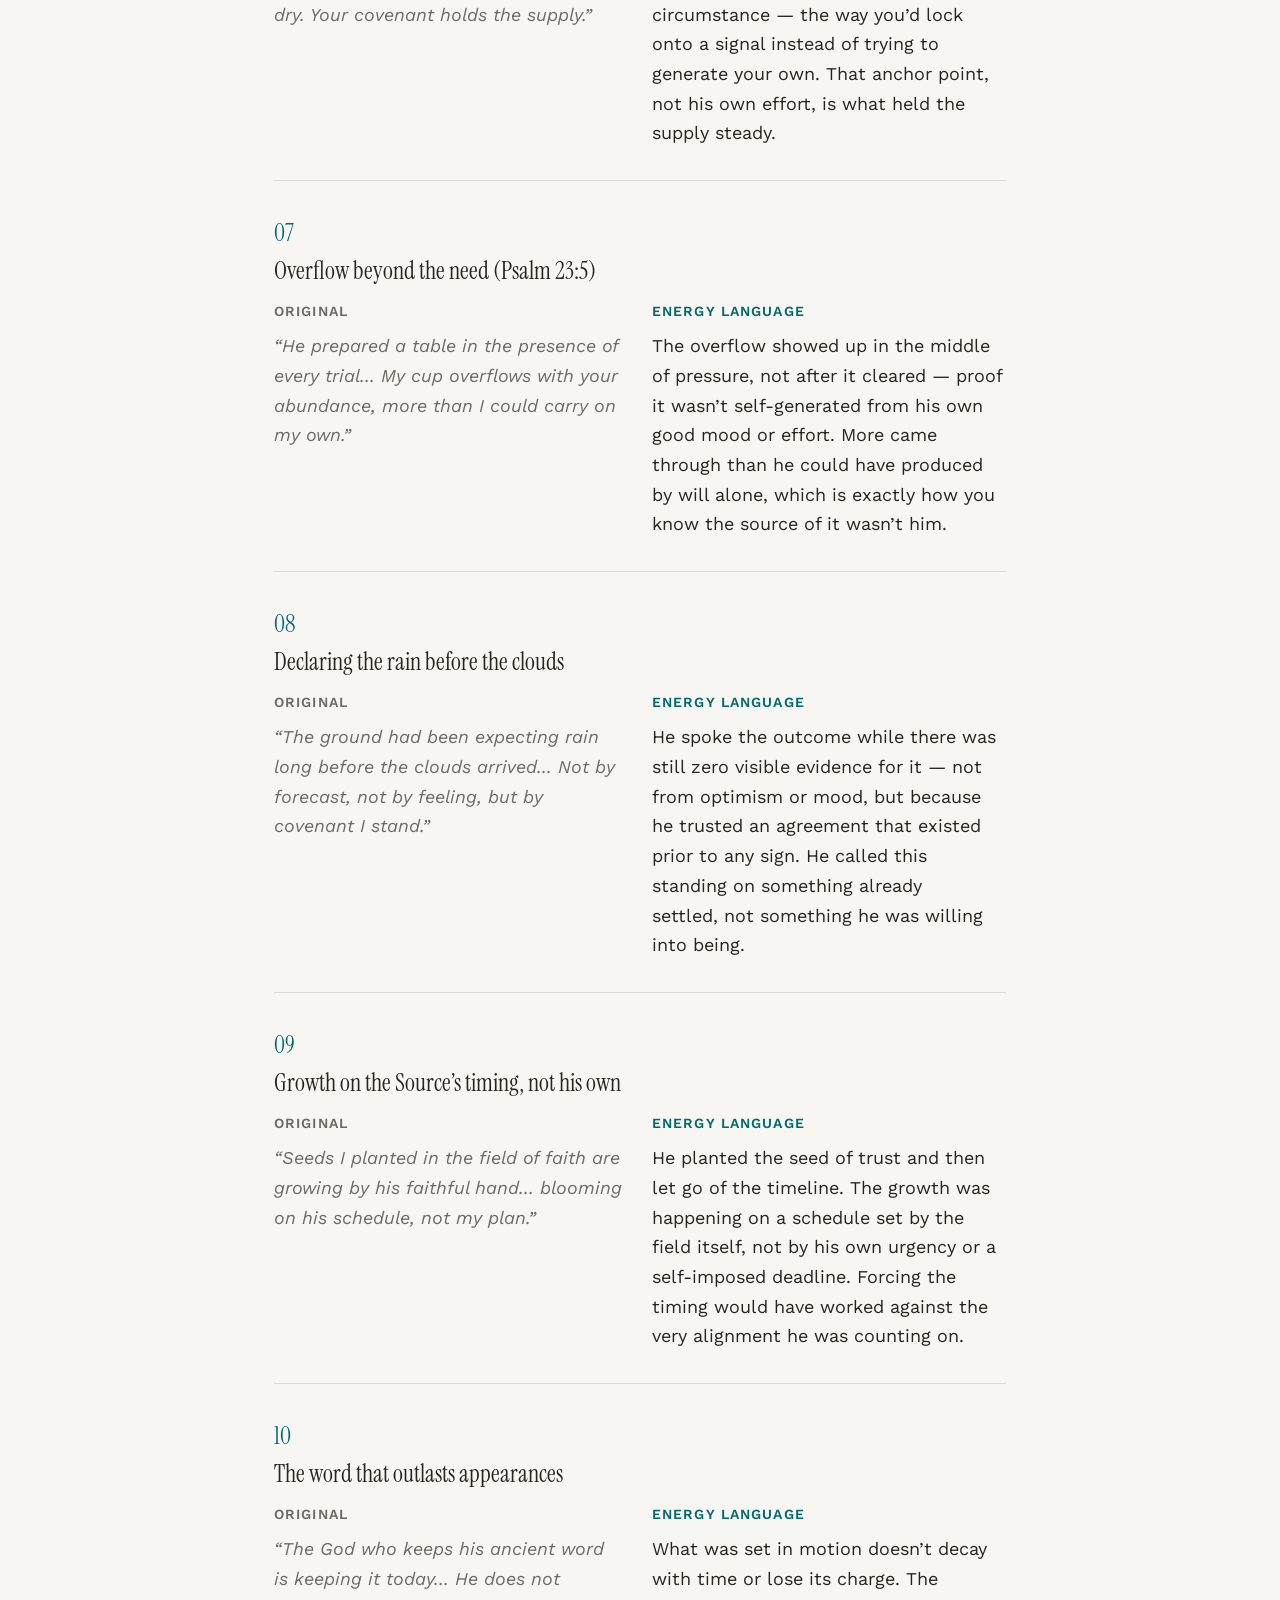
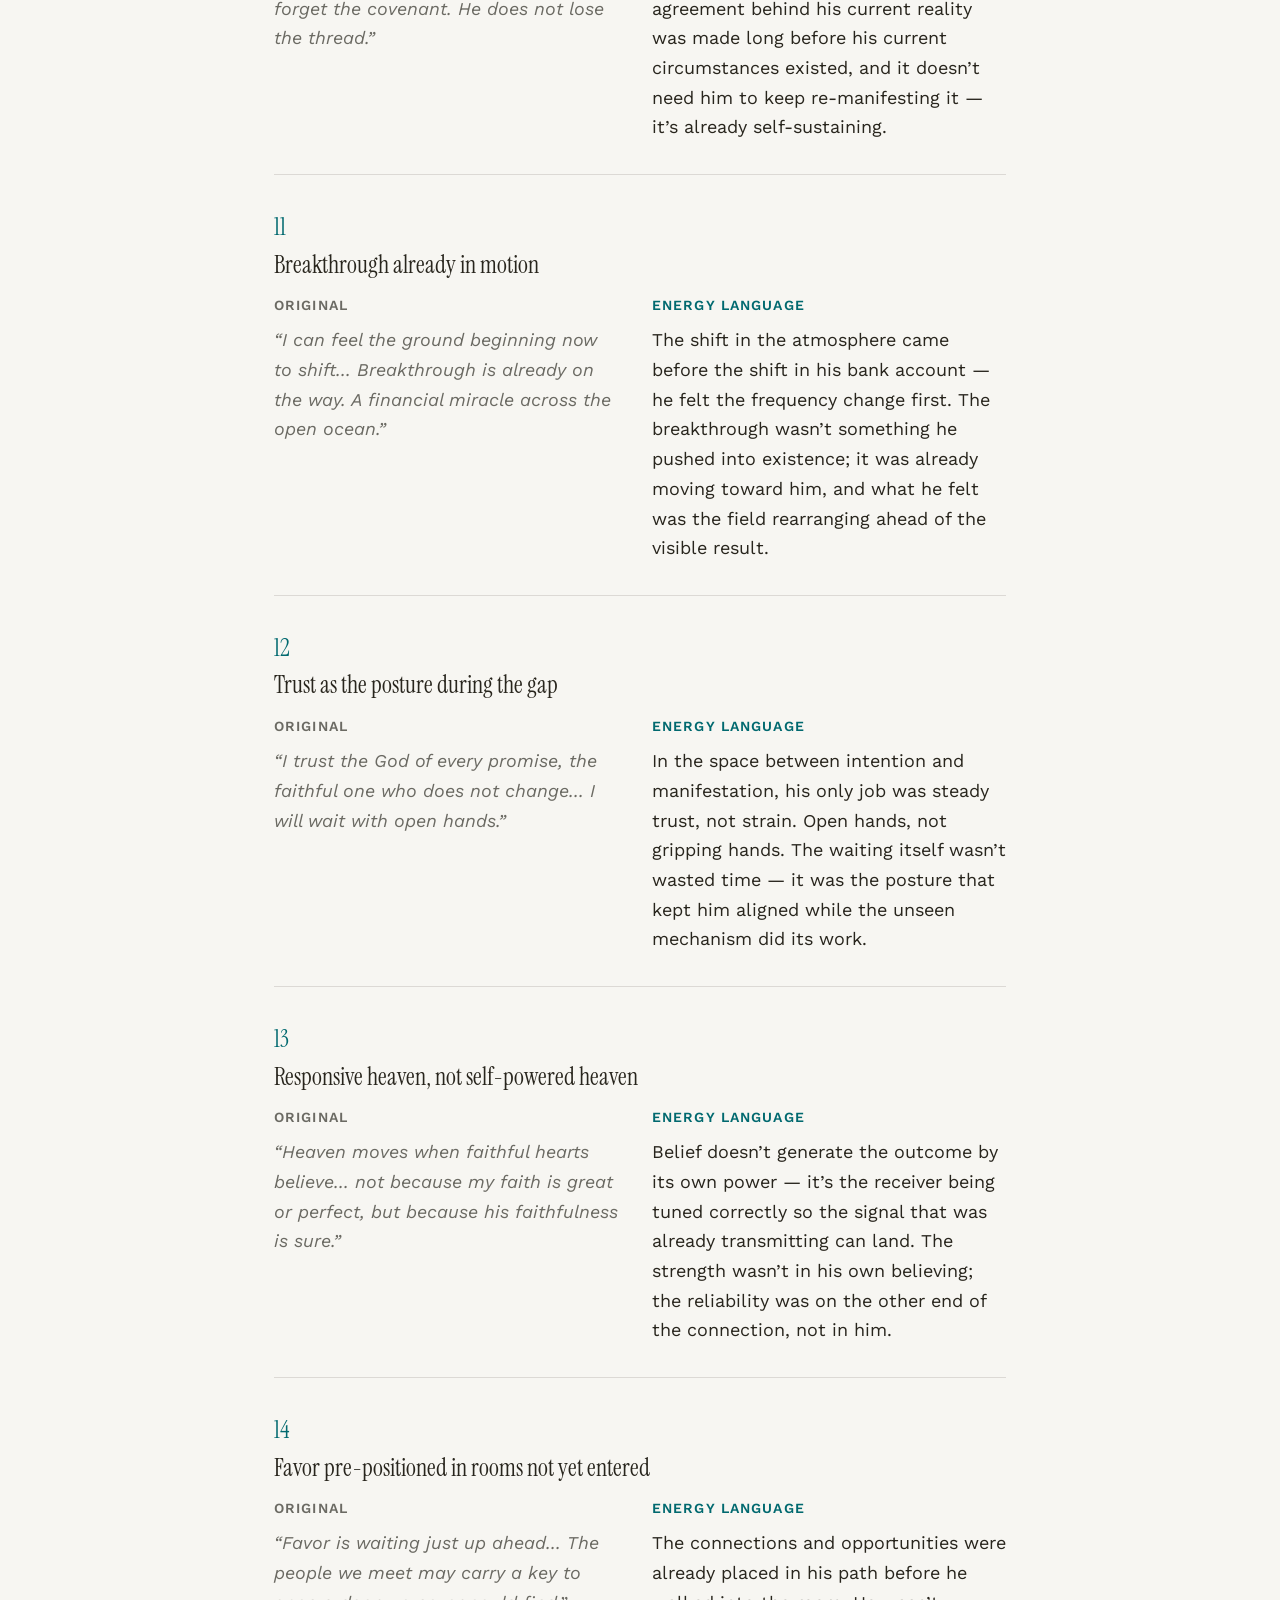
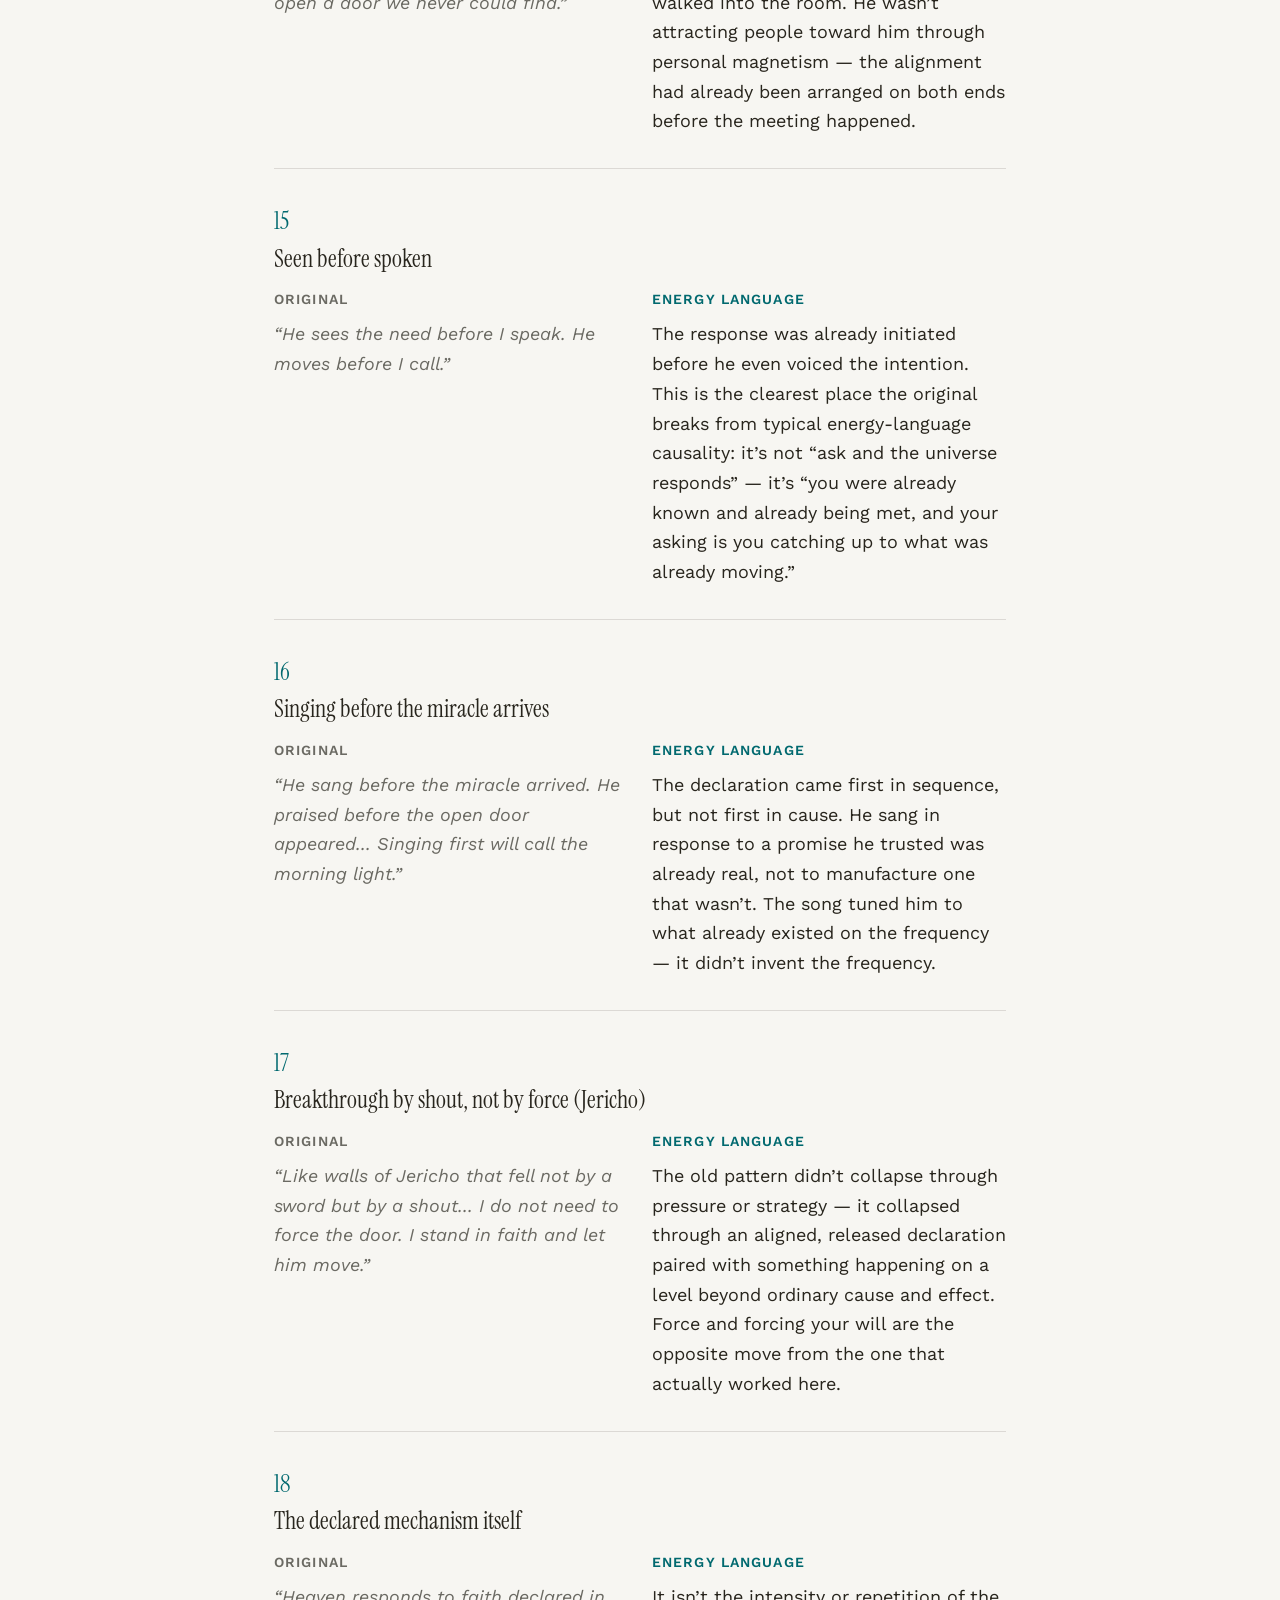
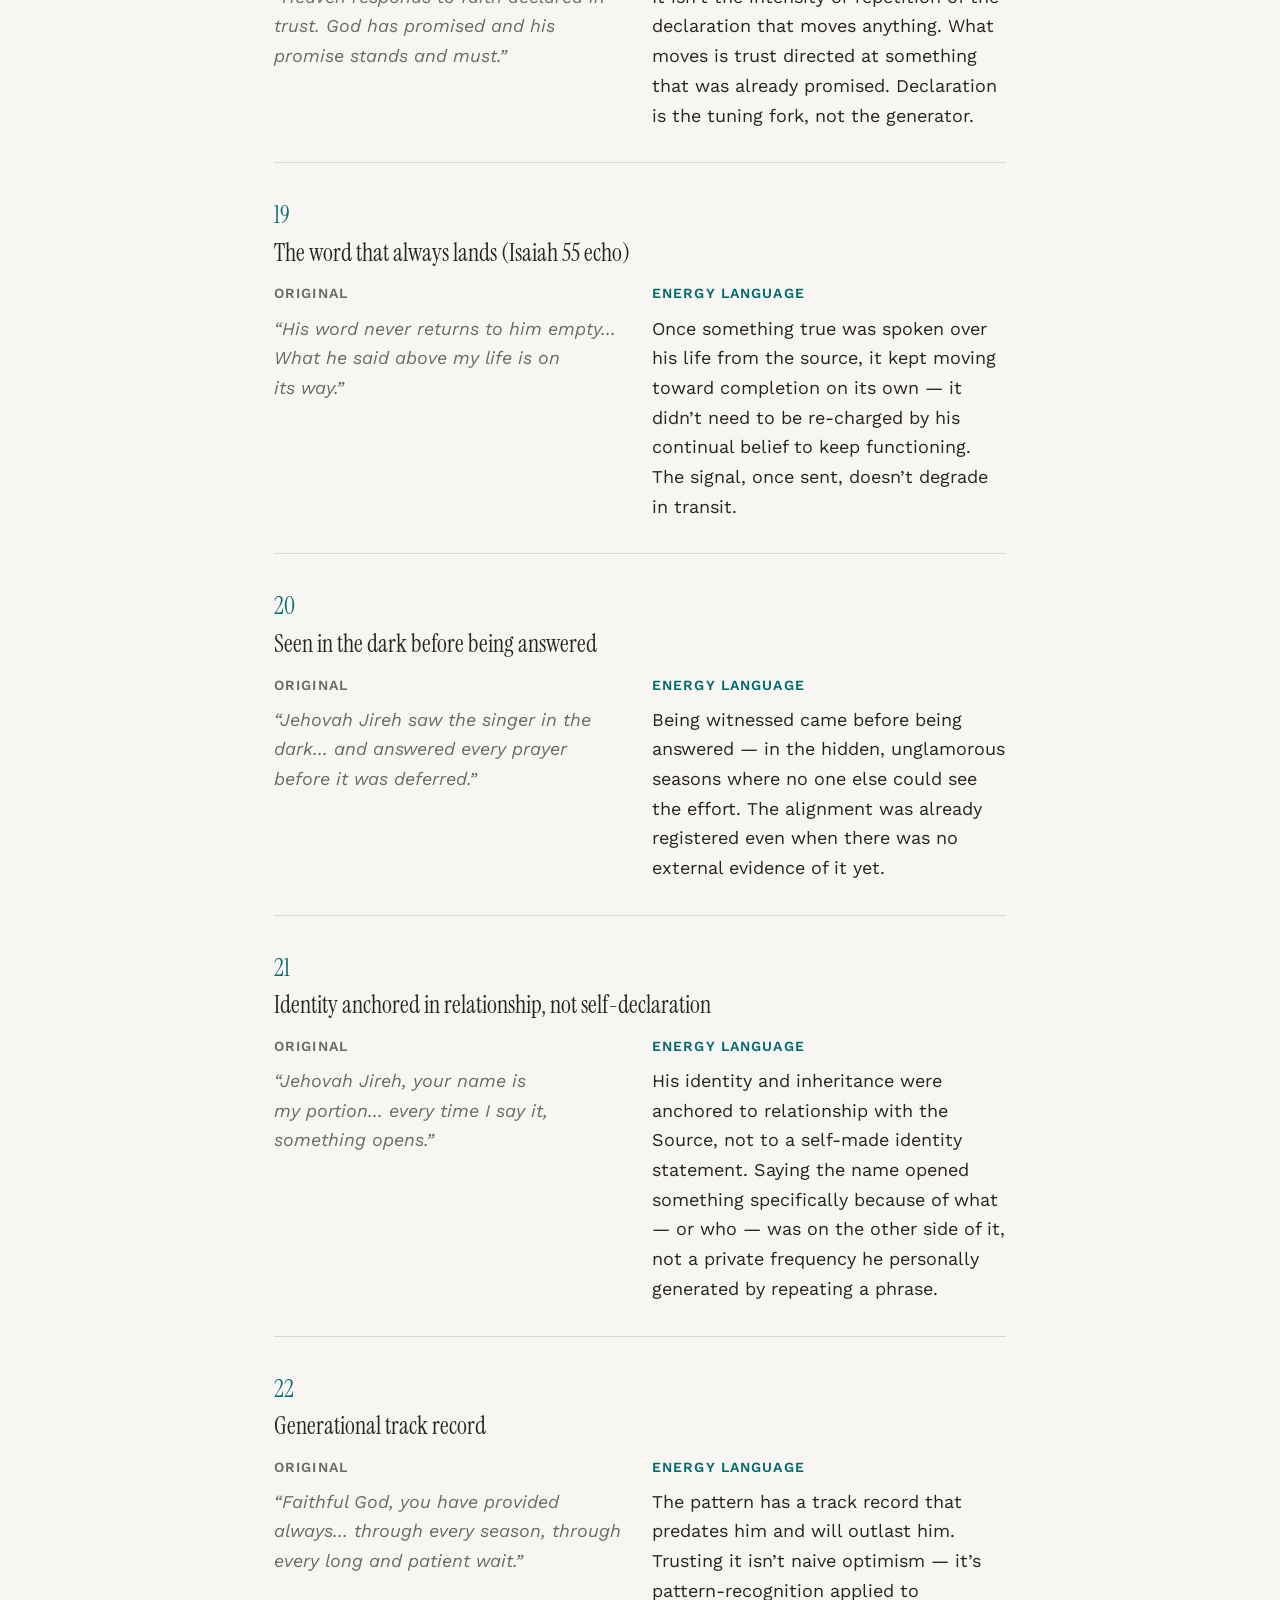
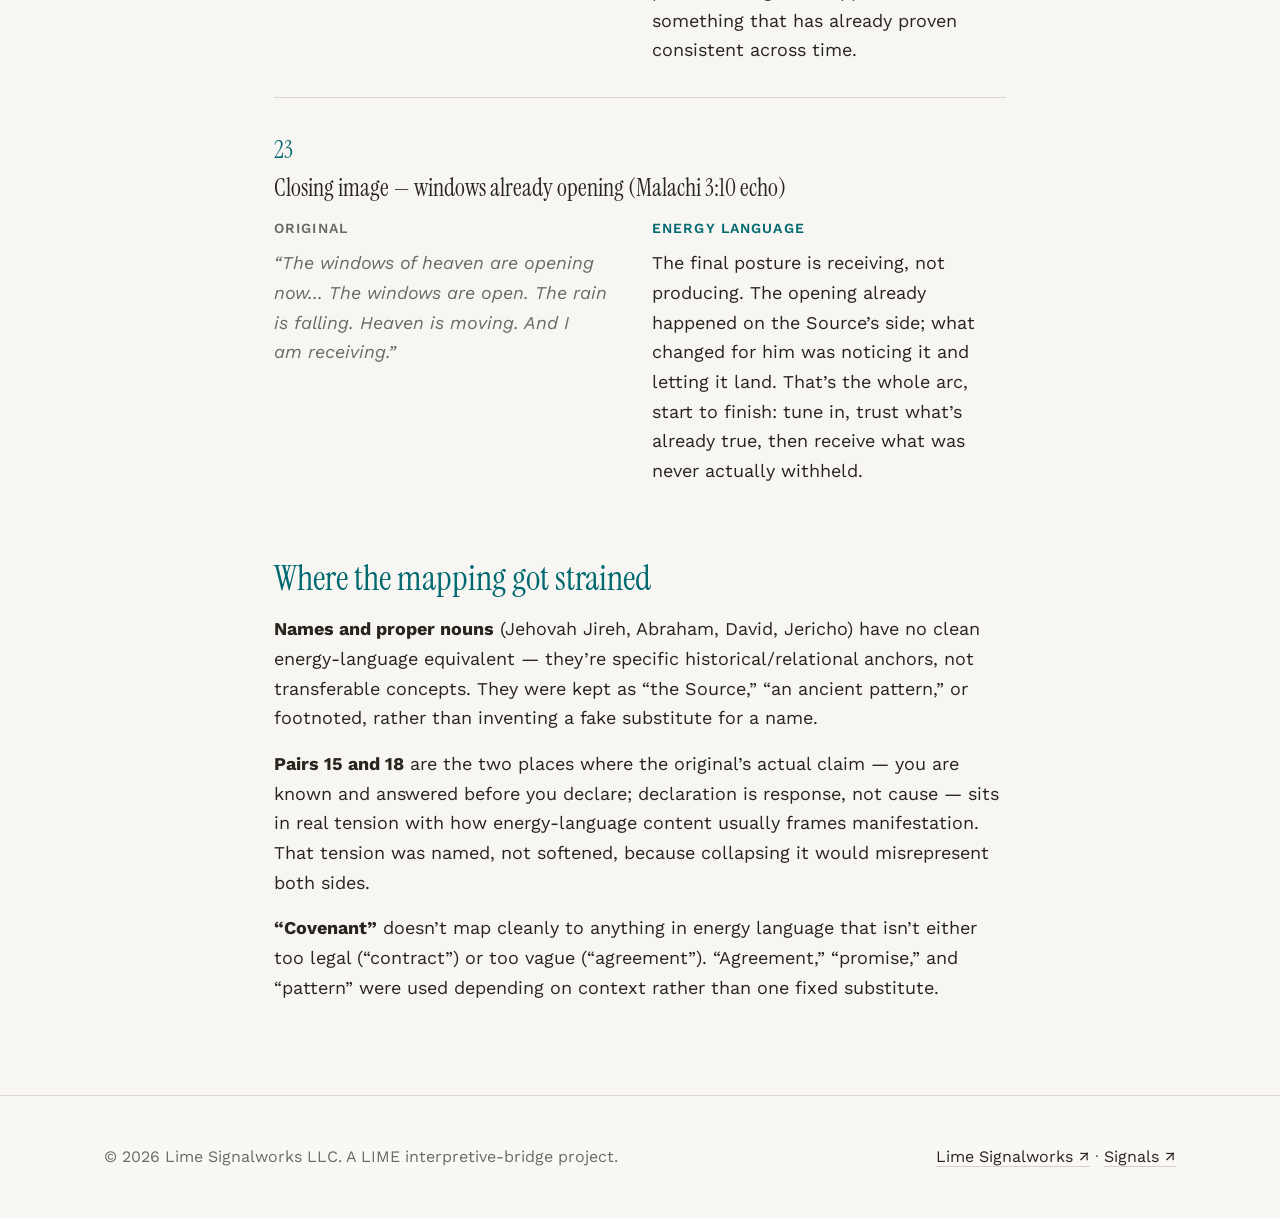
<file: david-sang/index.html>
<!doctype html>
<html lang="en">
<head>
<meta charset="utf-8" />
<meta name="viewport" content="width=device-width, initial-scale=1" />
<title>David Sang: Energy-Language Interpretation — LIME Leadership</title>
<meta name="description" content="A guarded, line-by-line energy-language interpretation of David Sang&#x27;s Open Heavens Psalms, keeping God prior and external." />
<meta name="robots" content="index, follow" />
<meta name="color-scheme" content="light dark" />
<link rel="icon" href="data:image/svg+xml,%3Csvg xmlns='http://www.w3.org/2000/svg' viewBox='0 0 32 32'%3E%3Crect width='32' height='32' rx='6' fill='%2301696f'/%3E%3Cpath d='M16 6c-2.6 3.4-5.2 6-5.2 10.2a5.2 5.2 0 0 0 10.4 0C21.2 12 18.6 9.4 16 6z' fill='%23f7f6f2'/%3E%3C/svg%3E" />
<link rel="preconnect" href="https://fonts.googleapis.com" />
<link rel="preconnect" href="https://fonts.gstatic.com" crossorigin />
<link href="https://fonts.googleapis.com/css2?family=Instrument+Serif:ital@0;1&family=Work+Sans:ital,wght@0,300..700;1,300..700&display=swap" rel="stylesheet" />
<link rel="stylesheet" href="../assets/css/style.css" />
</head>
<body>
<a class="sr-only" href="#main">Skip to content</a>
<header class="site-header">
  <div class="wrap bar">
    <a class="wordmark" href="../">
      <svg width="26" height="26" viewBox="0 0 32 32" fill="none" aria-hidden="true">
<path d="M16 4c-3 4-6 7-6 12a6 6 0 0 0 12 0c0-5-3-8-6-12z" stroke="currentColor" stroke-width="1.6" stroke-linejoin="round"/>
<path d="M16 14c-1.4 2-2.4 3.4-2.4 5.4a2.4 2.4 0 0 0 4.8 0c0-2-1-3.4-2.4-5.4z" fill="currentColor"/>
</svg>
      <span>LIME Leadership<br><span class="sub">Formation &amp; the Interpretive Bridge</span></span>
    </a>
    <nav class="site-nav" aria-label="Primary">
        <a href="../">Home</a>
        <a href="../promises/">Promises of Jesus</a>
        <a href="../bezalel-promise/">The Bezalel Promise</a>
        <a href="../keepers/">The Keepers</a>
        <a href="../david-sang/" aria-current="page">David Sang</a>
        <a href="../bridge-method/">The Bridge Method</a>
        <a href="../pastor-training/">Pastor & Leader Training</a>
    </nav>
    <button class="theme-toggle" data-theme-toggle type="button" aria-label="Switch to dark mode"></button>
  </div>
</header>
<main id="main">

<section class="hero" style="padding-bottom: var(--space-8);">
  <div class="prose-wrap">
    <p class="eyebrow">Interpretation</p>
    <h1 style="font-size: var(--text-2xl);">David Sang This Every Morning</h1>
    <p class="lede" style="font-size: var(--text-lg);">An Energy-Language Interpretation</p>
    <p class="prose" style="margin-top: var(--space-6);">Source: <a href="https://www.youtube.com/watch?v=r_oku3x_FfY">David Sang This Every Morning for His Financial Miracle</a>, Open Heavens Psalms. Paired by movement using the LIME Bridge Method &mdash; one representative pairing per movement covers the full 2:26:21 arc.</p>
    <div class="callout">
      <div class="label">Guardrail this pass follows</div>
      Energy language may describe the human posture as alignment, attunement, or receiving &mdash; never as self-generation. Every line below keeps Source/Field prior and external to the speaker, exactly as the original keeps God prior and external to David. No line says &ldquo;I am the source&rdquo; or &ldquo;I create my reality.&rdquo; Where the original says God provides, opens, or moves, the energy-language version says the Field/Source already does &mdash; the human still only aligns, declares, and receives. &ldquo;Multiverse&rdquo; does not appear anywhere below, per instruction.
    </div>
  </div>
</section>

<section style="padding-top:0;">
  <div class="prose-wrap">
    <div class="pair">
      <span class="pair-num">01</span>
      <h3>Heaven opens from inside</h3>
      <div class="pair-grid">
        <div class="pair-col original">
          <div class="label">Original</div>
          <p>&ldquo;The stars were still above the field when David knelt and spoke... Before the sun rose, he believed. Heaven was already moving... Heaven opens from inside.&rdquo;</p>
        </div>
        <div class="pair-col energy">
          <div class="label">Energy language</div>
          <p>Before the world was awake to confirm it, David tuned in and spoke. Before he had any evidence, he held the frequency &mdash; because the field was already shifting to meet him. The opening doesn&rsquo;t happen out there. It happens in the alignment first, then shows up outside.</p>
        </div>
      </div>
    </div>
    <div class="pair">
      <span class="pair-num">02</span>
      <h3>The provision frequency (&ldquo;God provides&rdquo;)</h3>
      <div class="pair-grid">
        <div class="pair-col original">
          <div class="label">Original</div>
          <p>&ldquo;He declared your open hand over every empty place... Every morning he would sing, God provides, God provides.&rdquo;</p>
        </div>
        <div class="pair-col energy">
          <div class="label">Energy language</div>
          <p>Every morning he tuned back into the one unlimited source and named it over every gap in his life. He wasn&rsquo;t generating supply out of his own will &mdash; he was resyncing with a supply that was already broadcasting, whether he noticed it or not.</p>
        </div>
      </div>
    </div>
    <div class="pair">
      <span class="pair-num">03</span>
      <h3>Favor precedes the step</h3>
      <div class="pair-grid">
        <div class="pair-col original">
          <div class="label">Original</div>
          <p>&ldquo;Favor follows every step I take. God has gone before this road.&rdquo;</p>
        </div>
        <div class="pair-col energy">
          <div class="label">Energy language</div>
          <p>The path was already energetically cleared before he set foot on it. Favor isn&rsquo;t something you manufacture by trying harder &mdash; it&rsquo;s the wake left behind by a Source that moved first. He walked into an alignment already prepared, not toward one he had to build.</p>
        </div>
      </div>
    </div>
    <div class="pair">
      <span class="pair-num">04</span>
      <h3>Doors opened by favor, not striving</h3>
      <div class="pair-grid">
        <div class="pair-col original">
          <div class="label">Original</div>
          <p>&ldquo;There are doors that no hand opens, no amount of striving earns... Heaven opens every door before me, by the favor of the Lord alone.&rdquo;</p>
        </div>
        <div class="pair-col energy">
          <div class="label">Energy language</div>
          <p>Some doors don&rsquo;t respond to effort or hustle-energy at all &mdash; they only respond to alignment. He named plainly that willpower wasn&rsquo;t the mechanism. The opening came from the Source&rsquo;s own initiative; his part was positioning, not forcing.</p>
        </div>
      </div>
    </div>
    <div class="pair">
      <span class="pair-num">05</span>
      <h3>No lack in the design (Psalm 23)</h3>
      <div class="pair-grid">
        <div class="pair-col original">
          <div class="label">Original</div>
          <p>&ldquo;The Lord is my shepherd, I shall not want... He prepares the table, pours the wine, every need alive with his design.&rdquo;</p>
        </div>
        <div class="pair-col energy">
          <div class="label">Energy language</div>
          <p>He wasn&rsquo;t manifesting abundance from scratch &mdash; he was resting inside a design that was never built around lack to begin with. The table was already set before he arrived at it. His only work was to trust the design and take his seat.</p>
        </div>
      </div>
    </div>
    <div class="pair">
      <span class="pair-num">06</span>
      <h3>The Name as a fixed point of supply</h3>
      <div class="pair-grid">
        <div class="pair-col original">
          <div class="label">Original</div>
          <p>&ldquo;Jehovah Jireh, on the mountain, you provide... Your hand has never once run dry. Your covenant holds the supply.&rdquo;</p>
        </div>
        <div class="pair-col energy">
          <div class="label">Energy language</div>
          <p>He anchored to a fixed frequency of provision that doesn&rsquo;t fluctuate with circumstance &mdash; the way you&rsquo;d lock onto a signal instead of trying to generate your own. That anchor point, not his own effort, is what held the supply steady.</p>
        </div>
      </div>
    </div>
    <div class="pair">
      <span class="pair-num">07</span>
      <h3>Overflow beyond the need (Psalm 23:5)</h3>
      <div class="pair-grid">
        <div class="pair-col original">
          <div class="label">Original</div>
          <p>&ldquo;He prepared a table in the presence of every trial... My cup overflows with your abundance, more than I could carry on my own.&rdquo;</p>
        </div>
        <div class="pair-col energy">
          <div class="label">Energy language</div>
          <p>The overflow showed up in the middle of pressure, not after it cleared &mdash; proof it wasn&rsquo;t self-generated from his own good mood or effort. More came through than he could have produced by will alone, which is exactly how you know the source of it wasn&rsquo;t him.</p>
        </div>
      </div>
    </div>
    <div class="pair">
      <span class="pair-num">08</span>
      <h3>Declaring the rain before the clouds</h3>
      <div class="pair-grid">
        <div class="pair-col original">
          <div class="label">Original</div>
          <p>&ldquo;The ground had been expecting rain long before the clouds arrived... Not by forecast, not by feeling, but by covenant I stand.&rdquo;</p>
        </div>
        <div class="pair-col energy">
          <div class="label">Energy language</div>
          <p>He spoke the outcome while there was still zero visible evidence for it &mdash; not from optimism or mood, but because he trusted an agreement that existed prior to any sign. He called this standing on something already settled, not something he was willing into being.</p>
        </div>
      </div>
    </div>
    <div class="pair">
      <span class="pair-num">09</span>
      <h3>Growth on the Source&rsquo;s timing, not his own</h3>
      <div class="pair-grid">
        <div class="pair-col original">
          <div class="label">Original</div>
          <p>&ldquo;Seeds I planted in the field of faith are growing by his faithful hand... blooming on his schedule, not my plan.&rdquo;</p>
        </div>
        <div class="pair-col energy">
          <div class="label">Energy language</div>
          <p>He planted the seed of trust and then let go of the timeline. The growth was happening on a schedule set by the field itself, not by his own urgency or a self-imposed deadline. Forcing the timing would have worked against the very alignment he was counting on.</p>
        </div>
      </div>
    </div>
    <div class="pair">
      <span class="pair-num">10</span>
      <h3>The word that outlasts appearances</h3>
      <div class="pair-grid">
        <div class="pair-col original">
          <div class="label">Original</div>
          <p>&ldquo;The God who keeps his ancient word is keeping it today... He does not forget the covenant. He does not lose the thread.&rdquo;</p>
        </div>
        <div class="pair-col energy">
          <div class="label">Energy language</div>
          <p>What was set in motion doesn&rsquo;t decay with time or lose its charge. The agreement behind his current reality was made long before his current circumstances existed, and it doesn&rsquo;t need him to keep re-manifesting it &mdash; it&rsquo;s already self-sustaining.</p>
        </div>
      </div>
    </div>
    <div class="pair">
      <span class="pair-num">11</span>
      <h3>Breakthrough already in motion</h3>
      <div class="pair-grid">
        <div class="pair-col original">
          <div class="label">Original</div>
          <p>&ldquo;I can feel the ground beginning now to shift... Breakthrough is already on the way. A financial miracle across the open ocean.&rdquo;</p>
        </div>
        <div class="pair-col energy">
          <div class="label">Energy language</div>
          <p>The shift in the atmosphere came before the shift in his bank account &mdash; he felt the frequency change first. The breakthrough wasn&rsquo;t something he pushed into existence; it was already moving toward him, and what he felt was the field rearranging ahead of the visible result.</p>
        </div>
      </div>
    </div>
    <div class="pair">
      <span class="pair-num">12</span>
      <h3>Trust as the posture during the gap</h3>
      <div class="pair-grid">
        <div class="pair-col original">
          <div class="label">Original</div>
          <p>&ldquo;I trust the God of every promise, the faithful one who does not change... I will wait with open hands.&rdquo;</p>
        </div>
        <div class="pair-col energy">
          <div class="label">Energy language</div>
          <p>In the space between intention and manifestation, his only job was steady trust, not strain. Open hands, not gripping hands. The waiting itself wasn&rsquo;t wasted time &mdash; it was the posture that kept him aligned while the unseen mechanism did its work.</p>
        </div>
      </div>
    </div>
    <div class="pair">
      <span class="pair-num">13</span>
      <h3>Responsive heaven, not self-powered heaven</h3>
      <div class="pair-grid">
        <div class="pair-col original">
          <div class="label">Original</div>
          <p>&ldquo;Heaven moves when faithful hearts believe... not because my faith is great or perfect, but because his faithfulness is sure.&rdquo;</p>
        </div>
        <div class="pair-col energy">
          <div class="label">Energy language</div>
          <p>Belief doesn&rsquo;t generate the outcome by its own power &mdash; it&rsquo;s the receiver being tuned correctly so the signal that was already transmitting can land. The strength wasn&rsquo;t in his own believing; the reliability was on the other end of the connection, not in him.</p>
        </div>
      </div>
    </div>
    <div class="pair">
      <span class="pair-num">14</span>
      <h3>Favor pre-positioned in rooms not yet entered</h3>
      <div class="pair-grid">
        <div class="pair-col original">
          <div class="label">Original</div>
          <p>&ldquo;Favor is waiting just up ahead... The people we meet may carry a key to open a door we never could find.&rdquo;</p>
        </div>
        <div class="pair-col energy">
          <div class="label">Energy language</div>
          <p>The connections and opportunities were already placed in his path before he walked into the room. He wasn&rsquo;t attracting people toward him through personal magnetism &mdash; the alignment had already been arranged on both ends before the meeting happened.</p>
        </div>
      </div>
    </div>
    <div class="pair">
      <span class="pair-num">15</span>
      <h3>Seen before spoken</h3>
      <div class="pair-grid">
        <div class="pair-col original">
          <div class="label">Original</div>
          <p>&ldquo;He sees the need before I speak. He moves before I call.&rdquo;</p>
        </div>
        <div class="pair-col energy">
          <div class="label">Energy language</div>
          <p>The response was already initiated before he even voiced the intention. This is the clearest place the original breaks from typical energy-language causality: it&rsquo;s not &ldquo;ask and the universe responds&rdquo; &mdash; it&rsquo;s &ldquo;you were already known and already being met, and your asking is you catching up to what was already moving.&rdquo;</p>
        </div>
      </div>
    </div>
    <div class="pair">
      <span class="pair-num">16</span>
      <h3>Singing before the miracle arrives</h3>
      <div class="pair-grid">
        <div class="pair-col original">
          <div class="label">Original</div>
          <p>&ldquo;He sang before the miracle arrived. He praised before the open door appeared... Singing first will call the morning light.&rdquo;</p>
        </div>
        <div class="pair-col energy">
          <div class="label">Energy language</div>
          <p>The declaration came first in sequence, but not first in cause. He sang in response to a promise he trusted was already real, not to manufacture one that wasn&rsquo;t. The song tuned him to what already existed on the frequency &mdash; it didn&rsquo;t invent the frequency.</p>
        </div>
      </div>
    </div>
    <div class="pair">
      <span class="pair-num">17</span>
      <h3>Breakthrough by shout, not by force (Jericho)</h3>
      <div class="pair-grid">
        <div class="pair-col original">
          <div class="label">Original</div>
          <p>&ldquo;Like walls of Jericho that fell not by a sword but by a shout... I do not need to force the door. I stand in faith and let him move.&rdquo;</p>
        </div>
        <div class="pair-col energy">
          <div class="label">Energy language</div>
          <p>The old pattern didn&rsquo;t collapse through pressure or strategy &mdash; it collapsed through an aligned, released declaration paired with something happening on a level beyond ordinary cause and effect. Force and forcing your will are the opposite move from the one that actually worked here.</p>
        </div>
      </div>
    </div>
    <div class="pair">
      <span class="pair-num">18</span>
      <h3>The declared mechanism itself</h3>
      <div class="pair-grid">
        <div class="pair-col original">
          <div class="label">Original</div>
          <p>&ldquo;Heaven responds to faith declared in trust. God has promised and his promise stands and must.&rdquo;</p>
        </div>
        <div class="pair-col energy">
          <div class="label">Energy language</div>
          <p>It isn&rsquo;t the intensity or repetition of the declaration that moves anything. What moves is trust directed at something that was already promised. Declaration is the tuning fork, not the generator.</p>
        </div>
      </div>
    </div>
    <div class="pair">
      <span class="pair-num">19</span>
      <h3>The word that always lands (Isaiah 55 echo)</h3>
      <div class="pair-grid">
        <div class="pair-col original">
          <div class="label">Original</div>
          <p>&ldquo;His word never returns to him empty... What he said above my life is on its way.&rdquo;</p>
        </div>
        <div class="pair-col energy">
          <div class="label">Energy language</div>
          <p>Once something true was spoken over his life from the source, it kept moving toward completion on its own &mdash; it didn&rsquo;t need to be re-charged by his continual belief to keep functioning. The signal, once sent, doesn&rsquo;t degrade in transit.</p>
        </div>
      </div>
    </div>
    <div class="pair">
      <span class="pair-num">20</span>
      <h3>Seen in the dark before being answered</h3>
      <div class="pair-grid">
        <div class="pair-col original">
          <div class="label">Original</div>
          <p>&ldquo;Jehovah Jireh saw the singer in the dark... and answered every prayer before it was deferred.&rdquo;</p>
        </div>
        <div class="pair-col energy">
          <div class="label">Energy language</div>
          <p>Being witnessed came before being answered &mdash; in the hidden, unglamorous seasons where no one else could see the effort. The alignment was already registered even when there was no external evidence of it yet.</p>
        </div>
      </div>
    </div>
    <div class="pair">
      <span class="pair-num">21</span>
      <h3>Identity anchored in relationship, not self-declaration</h3>
      <div class="pair-grid">
        <div class="pair-col original">
          <div class="label">Original</div>
          <p>&ldquo;Jehovah Jireh, your name is my portion... every time I say it, something opens.&rdquo;</p>
        </div>
        <div class="pair-col energy">
          <div class="label">Energy language</div>
          <p>His identity and inheritance were anchored to relationship with the Source, not to a self-made identity statement. Saying the name opened something specifically because of what &mdash; or who &mdash; was on the other side of it, not a private frequency he personally generated by repeating a phrase.</p>
        </div>
      </div>
    </div>
    <div class="pair">
      <span class="pair-num">22</span>
      <h3>Generational track record</h3>
      <div class="pair-grid">
        <div class="pair-col original">
          <div class="label">Original</div>
          <p>&ldquo;Faithful God, you have provided always... through every season, through every long and patient wait.&rdquo;</p>
        </div>
        <div class="pair-col energy">
          <div class="label">Energy language</div>
          <p>The pattern has a track record that predates him and will outlast him. Trusting it isn&rsquo;t naive optimism &mdash; it&rsquo;s pattern-recognition applied to something that has already proven consistent across time.</p>
        </div>
      </div>
    </div>
    <div class="pair">
      <span class="pair-num">23</span>
      <h3>Closing image &mdash; windows already opening (Malachi 3:10 echo)</h3>
      <div class="pair-grid">
        <div class="pair-col original">
          <div class="label">Original</div>
          <p>&ldquo;The windows of heaven are opening now... The windows are open. The rain is falling. Heaven is moving. And I am receiving.&rdquo;</p>
        </div>
        <div class="pair-col energy">
          <div class="label">Energy language</div>
          <p>The final posture is receiving, not producing. The opening already happened on the Source&rsquo;s side; what changed for him was noticing it and letting it land. That&rsquo;s the whole arc, start to finish: tune in, trust what&rsquo;s already true, then receive what was never actually withheld.</p>
        </div>
      </div>
    </div>

    <h3 class="sub-title">Where the mapping got strained</h3>
    <div class="prose">
      <p><strong>Names and proper nouns</strong> (Jehovah Jireh, Abraham, David, Jericho) have no clean energy-language equivalent &mdash; they&rsquo;re specific historical/relational anchors, not transferable concepts. They were kept as &ldquo;the Source,&rdquo; &ldquo;an ancient pattern,&rdquo; or footnoted, rather than inventing a fake substitute for a name.</p>
      <p><strong>Pairs 15 and 18</strong> are the two places where the original&rsquo;s actual claim &mdash; you are known and answered before you declare; declaration is response, not cause &mdash; sits in real tension with how energy-language content usually frames manifestation. That tension was named, not softened, because collapsing it would misrepresent both sides.</p>
      <p><strong>&ldquo;Covenant&rdquo;</strong> doesn&rsquo;t map cleanly to anything in energy language that isn&rsquo;t either too legal (&ldquo;contract&rdquo;) or too vague (&ldquo;agreement&rdquo;). &ldquo;Agreement,&rdquo; &ldquo;promise,&rdquo; and &ldquo;pattern&rdquo; were used depending on context rather than one fixed substitute.</p>
    </div>
  </div>
</section>

</main>
<footer class="site-footer">
  <div class="wrap foot-grid">
    <p>&copy; 2026 Lime Signalworks LLC. A LIME interpretive-bridge project.</p>
    <p>
      <a class="sibling-link" href="https://limesignalworks.com" rel="noopener noreferrer">Lime Signalworks<span aria-hidden="true"> &#8599;</span></a>
      &middot;
      <a class="sibling-link" href="https://signals.limesignalworks.com" rel="noopener noreferrer">Signals<span aria-hidden="true"> &#8599;</span></a>
    </p>
  </div>
</footer>
<script src="../assets/js/theme.js"></script>
</body>
</html>
</file>
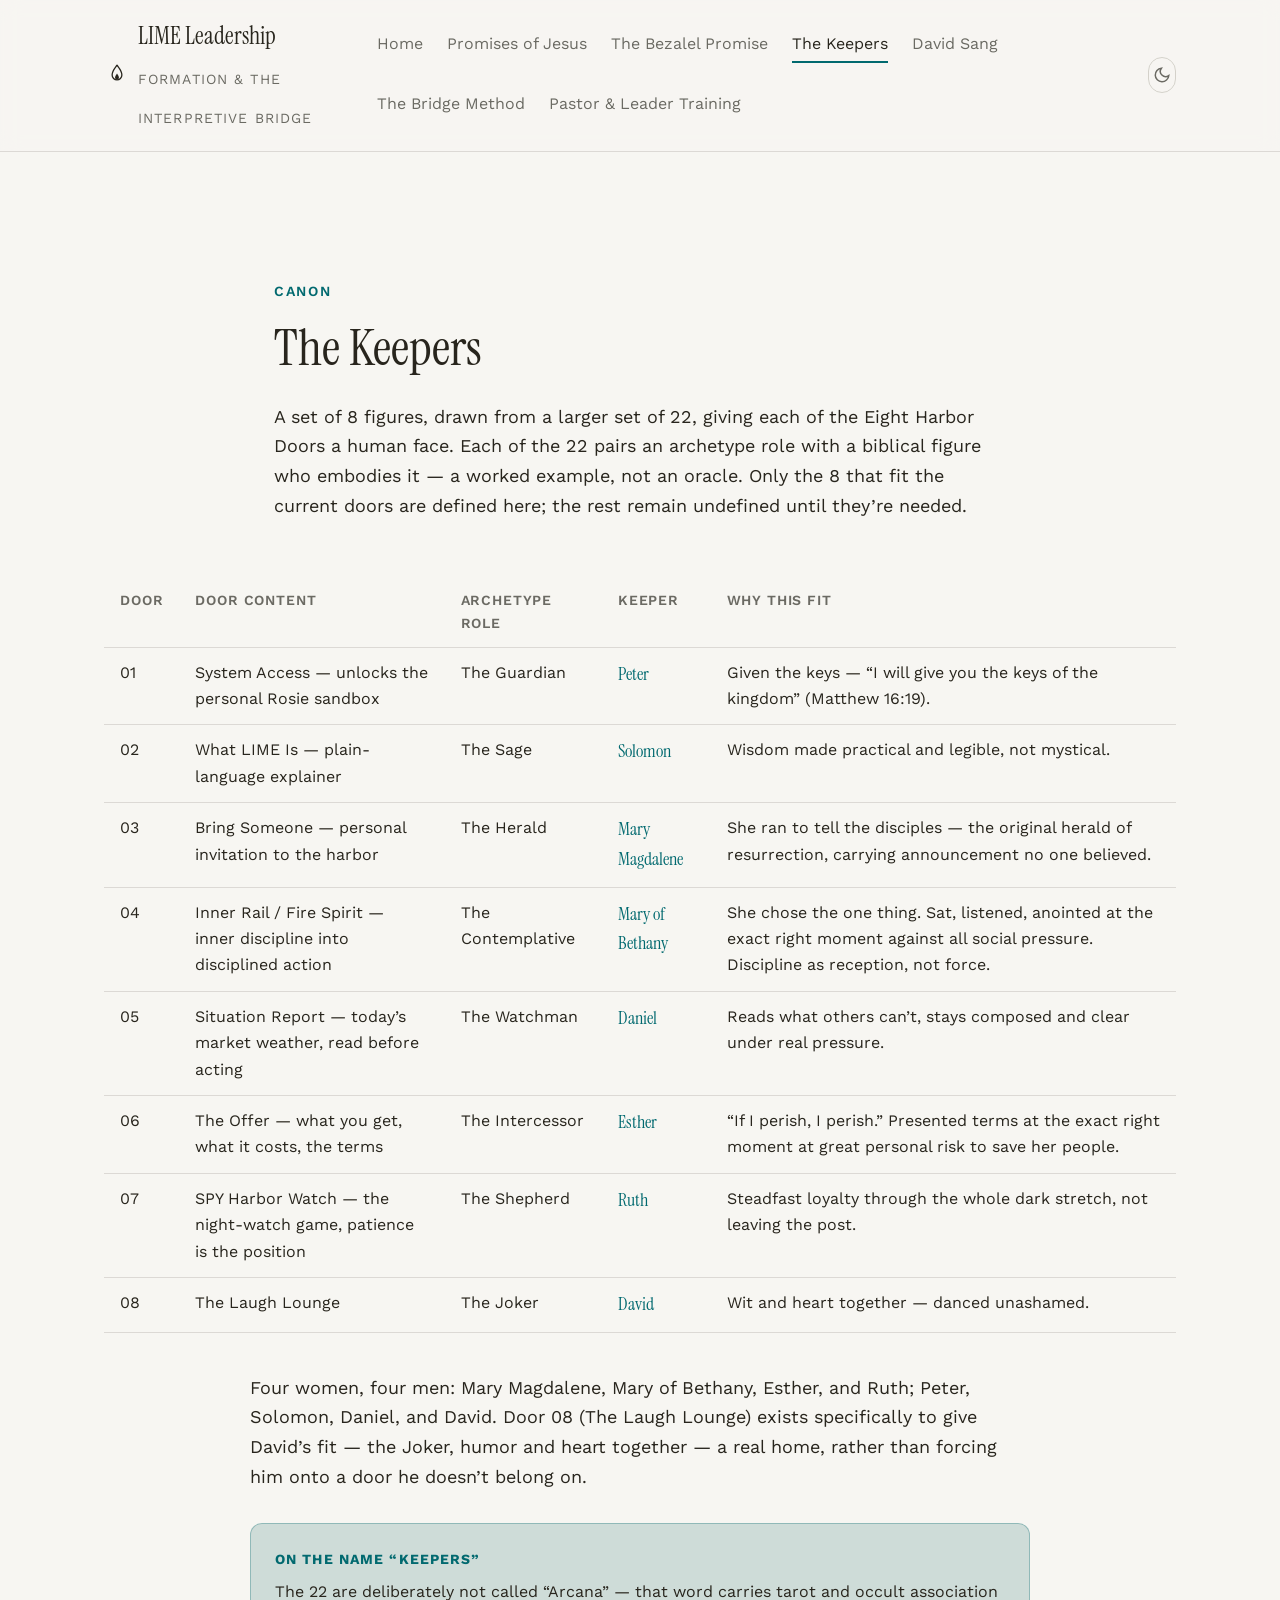
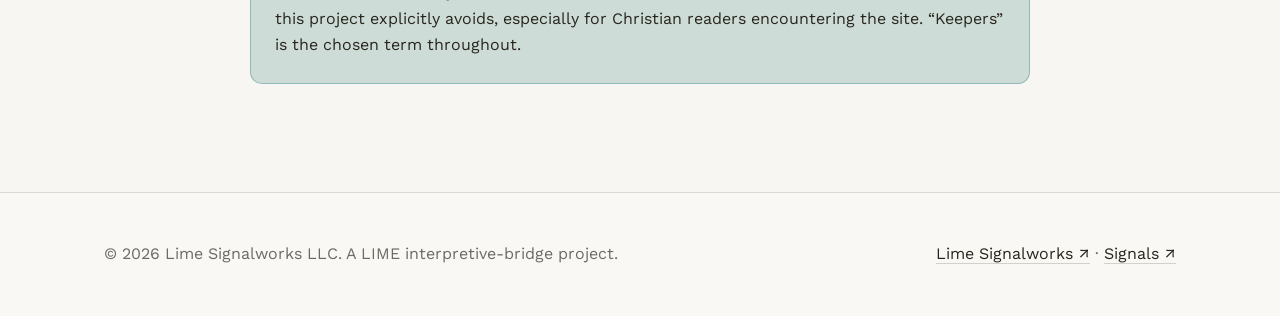
<file: keepers/index.html>
<!doctype html>
<html lang="en">
<head>
<meta charset="utf-8" />
<meta name="viewport" content="width=device-width, initial-scale=1" />
<title>The Keepers — LIME Leadership</title>
<meta name="description" content="A working canon of eight biblical archetypes giving the LIME system&#x27;s Eight Harbor Doors a human face." />
<meta name="robots" content="index, follow" />
<meta name="color-scheme" content="light dark" />
<link rel="icon" href="data:image/svg+xml,%3Csvg xmlns='http://www.w3.org/2000/svg' viewBox='0 0 32 32'%3E%3Crect width='32' height='32' rx='6' fill='%2301696f'/%3E%3Cpath d='M16 6c-2.6 3.4-5.2 6-5.2 10.2a5.2 5.2 0 0 0 10.4 0C21.2 12 18.6 9.4 16 6z' fill='%23f7f6f2'/%3E%3C/svg%3E" />
<link rel="preconnect" href="https://fonts.googleapis.com" />
<link rel="preconnect" href="https://fonts.gstatic.com" crossorigin />
<link href="https://fonts.googleapis.com/css2?family=Instrument+Serif:ital@0;1&family=Work+Sans:ital,wght@0,300..700;1,300..700&display=swap" rel="stylesheet" />
<link rel="stylesheet" href="../assets/css/style.css" />
</head>
<body>
<a class="sr-only" href="#main">Skip to content</a>
<header class="site-header">
  <div class="wrap bar">
    <a class="wordmark" href="../">
      <svg width="26" height="26" viewBox="0 0 32 32" fill="none" aria-hidden="true">
<path d="M16 4c-3 4-6 7-6 12a6 6 0 0 0 12 0c0-5-3-8-6-12z" stroke="currentColor" stroke-width="1.6" stroke-linejoin="round"/>
<path d="M16 14c-1.4 2-2.4 3.4-2.4 5.4a2.4 2.4 0 0 0 4.8 0c0-2-1-3.4-2.4-5.4z" fill="currentColor"/>
</svg>
      <span>LIME Leadership<br><span class="sub">Formation &amp; the Interpretive Bridge</span></span>
    </a>
    <nav class="site-nav" aria-label="Primary">
        <a href="../">Home</a>
        <a href="../promises/">Promises of Jesus</a>
        <a href="../bezalel-promise/">The Bezalel Promise</a>
        <a href="../keepers/" aria-current="page">The Keepers</a>
        <a href="../david-sang/">David Sang</a>
        <a href="../bridge-method/">The Bridge Method</a>
        <a href="../pastor-training/">Pastor & Leader Training</a>
    </nav>
    <button class="theme-toggle" data-theme-toggle type="button" aria-label="Switch to dark mode"></button>
  </div>
</header>
<main id="main">

<section class="hero" style="padding-bottom: var(--space-8);">
  <div class="prose-wrap">
    <p class="eyebrow">Canon</p>
    <h1 style="font-size: var(--text-2xl);">The Keepers</h1>
    <p class="prose" style="margin-top: var(--space-6);">A set of 8 figures, drawn from a larger set of 22, giving each of the Eight Harbor Doors a human face. Each of the 22 pairs an archetype role with a biblical figure who embodies it &mdash; a worked example, not an oracle. Only the 8 that fit the current doors are defined here; the rest remain undefined until they&rsquo;re needed.</p>
  </div>
</section>

<section style="padding-top:0;">
  <div class="wrap">
    <table class="keepers-table">
      <thead>
        <tr><th>Door</th><th>Door content</th><th>Archetype role</th><th>Keeper</th><th>Why this fit</th></tr>
      </thead>
      <tbody>
      <tr>
        <td data-label="Door">01</td>
        <td data-label="Door content">System Access &mdash; unlocks the personal Rosie sandbox</td>
        <td data-label="Archetype role">The Guardian</td>
        <td class="keeper-name" data-label="Keeper">Peter</td>
        <td data-label="Why this fit">Given the keys &mdash; &ldquo;I will give you the keys of the kingdom&rdquo; (Matthew 16:19).</td>
      </tr>
      <tr>
        <td data-label="Door">02</td>
        <td data-label="Door content">What LIME Is &mdash; plain-language explainer</td>
        <td data-label="Archetype role">The Sage</td>
        <td class="keeper-name" data-label="Keeper">Solomon</td>
        <td data-label="Why this fit">Wisdom made practical and legible, not mystical.</td>
      </tr>
      <tr>
        <td data-label="Door">03</td>
        <td data-label="Door content">Bring Someone &mdash; personal invitation to the harbor</td>
        <td data-label="Archetype role">The Herald</td>
        <td class="keeper-name" data-label="Keeper">Mary Magdalene</td>
        <td data-label="Why this fit">She ran to tell the disciples &mdash; the original herald of resurrection, carrying announcement no one believed.</td>
      </tr>
      <tr>
        <td data-label="Door">04</td>
        <td data-label="Door content">Inner Rail / Fire Spirit &mdash; inner discipline into disciplined action</td>
        <td data-label="Archetype role">The Contemplative</td>
        <td class="keeper-name" data-label="Keeper">Mary of Bethany</td>
        <td data-label="Why this fit">She chose the one thing. Sat, listened, anointed at the exact right moment against all social pressure. Discipline as reception, not force.</td>
      </tr>
      <tr>
        <td data-label="Door">05</td>
        <td data-label="Door content">Situation Report &mdash; today&rsquo;s market weather, read before acting</td>
        <td data-label="Archetype role">The Watchman</td>
        <td class="keeper-name" data-label="Keeper">Daniel</td>
        <td data-label="Why this fit">Reads what others can&rsquo;t, stays composed and clear under real pressure.</td>
      </tr>
      <tr>
        <td data-label="Door">06</td>
        <td data-label="Door content">The Offer &mdash; what you get, what it costs, the terms</td>
        <td data-label="Archetype role">The Intercessor</td>
        <td class="keeper-name" data-label="Keeper">Esther</td>
        <td data-label="Why this fit">&ldquo;If I perish, I perish.&rdquo; Presented terms at the exact right moment at great personal risk to save her people.</td>
      </tr>
      <tr>
        <td data-label="Door">07</td>
        <td data-label="Door content">SPY Harbor Watch &mdash; the night-watch game, patience is the position</td>
        <td data-label="Archetype role">The Shepherd</td>
        <td class="keeper-name" data-label="Keeper">Ruth</td>
        <td data-label="Why this fit">Steadfast loyalty through the whole dark stretch, not leaving the post.</td>
      </tr>
      <tr>
        <td data-label="Door">08</td>
        <td data-label="Door content">The Laugh Lounge</td>
        <td data-label="Archetype role">The Joker</td>
        <td class="keeper-name" data-label="Keeper">David</td>
        <td data-label="Why this fit">Wit and heart together &mdash; danced unashamed.</td>
      </tr>
      </tbody>
    </table>

    <div class="prose-wrap" style="padding-inline:0; margin-top: var(--space-10);">
      <p class="prose">Four women, four men: Mary Magdalene, Mary of Bethany, Esther, and Ruth; Peter, Solomon, Daniel, and David. Door 08 (The Laugh Lounge) exists specifically to give David&rsquo;s fit &mdash; the Joker, humor and heart together &mdash; a real home, rather than forcing him onto a door he doesn&rsquo;t belong on.</p>
      <div class="callout">
        <div class="label">On the name &ldquo;Keepers&rdquo;</div>
        The 22 are deliberately not called &ldquo;Arcana&rdquo; &mdash; that word carries tarot and occult association this project explicitly avoids, especially for Christian readers encountering the site. &ldquo;Keepers&rdquo; is the chosen term throughout.
      </div>
    </div>
  </div>
</section>

</main>
<footer class="site-footer">
  <div class="wrap foot-grid">
    <p>&copy; 2026 Lime Signalworks LLC. A LIME interpretive-bridge project.</p>
    <p>
      <a class="sibling-link" href="https://limesignalworks.com" rel="noopener noreferrer">Lime Signalworks<span aria-hidden="true"> &#8599;</span></a>
      &middot;
      <a class="sibling-link" href="https://signals.limesignalworks.com" rel="noopener noreferrer">Signals<span aria-hidden="true"> &#8599;</span></a>
    </p>
  </div>
</footer>
<script src="../assets/js/theme.js"></script>
</body>
</html>
</file>
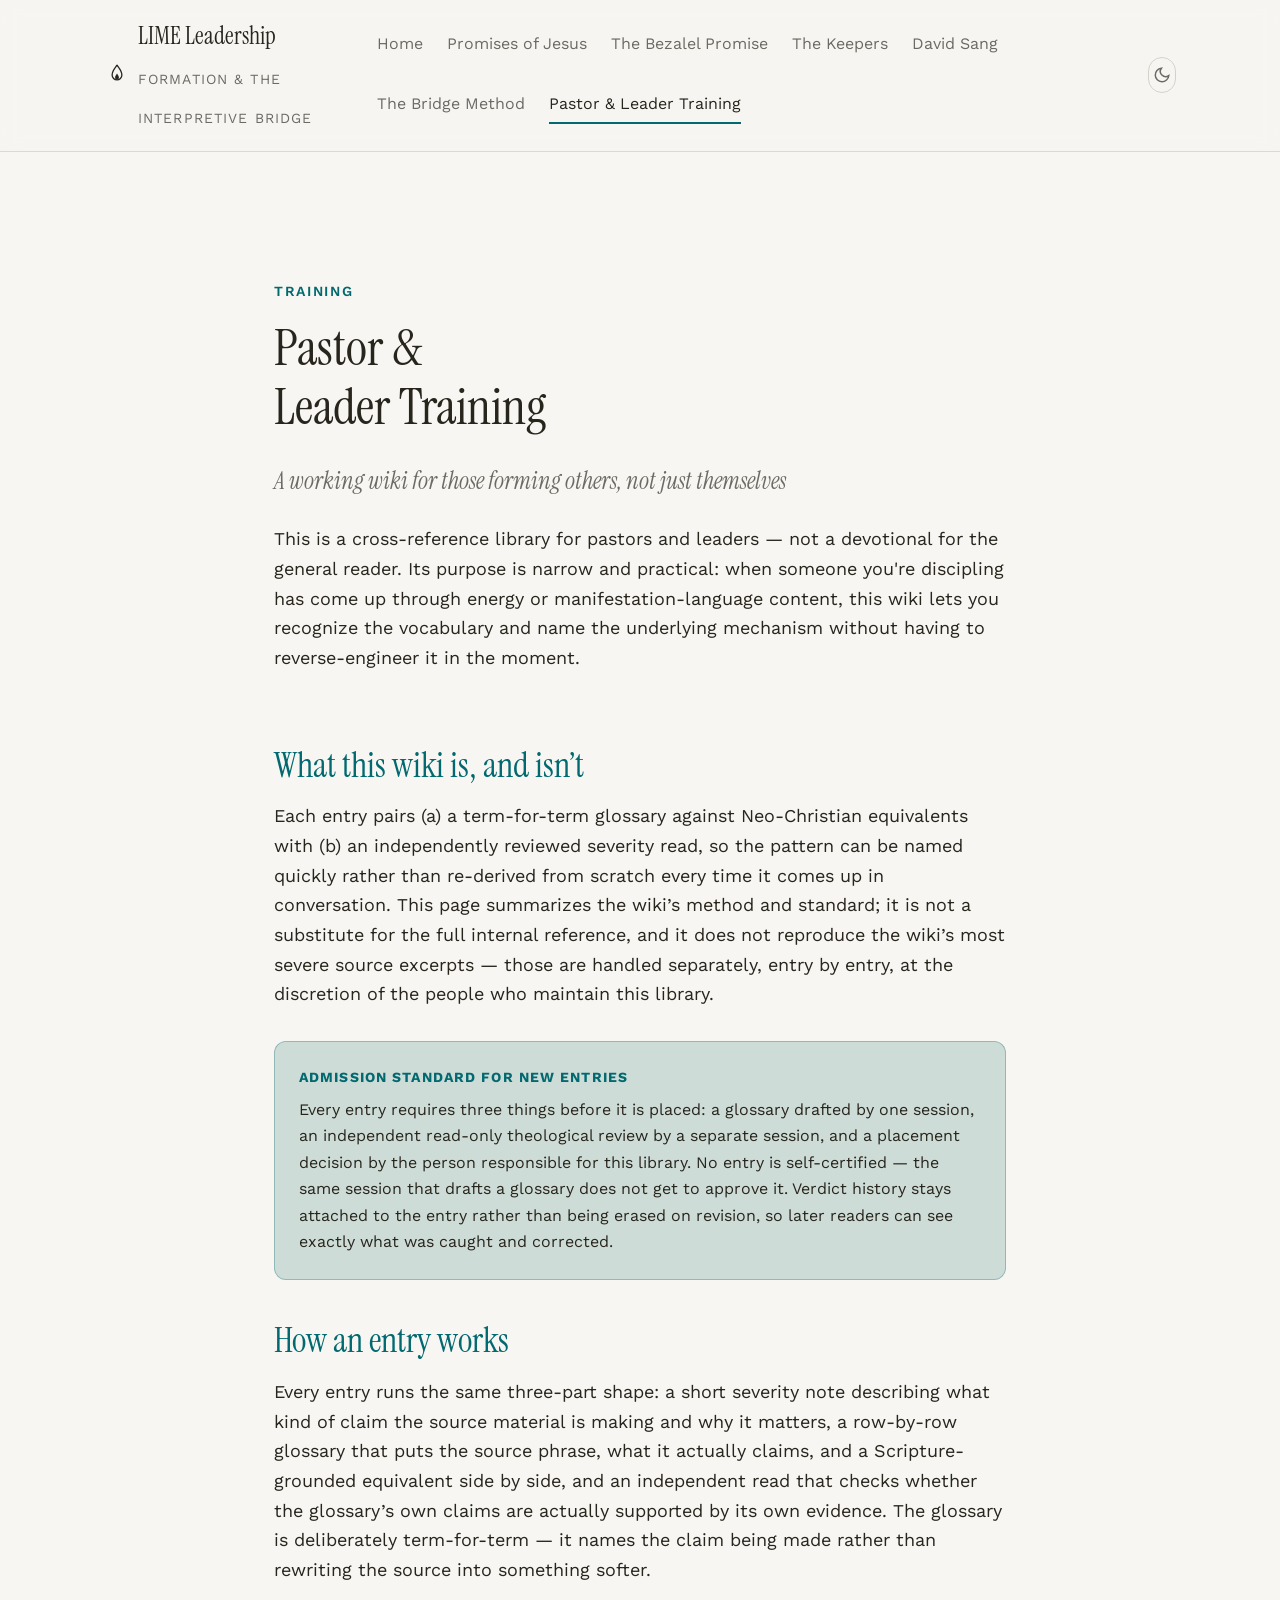
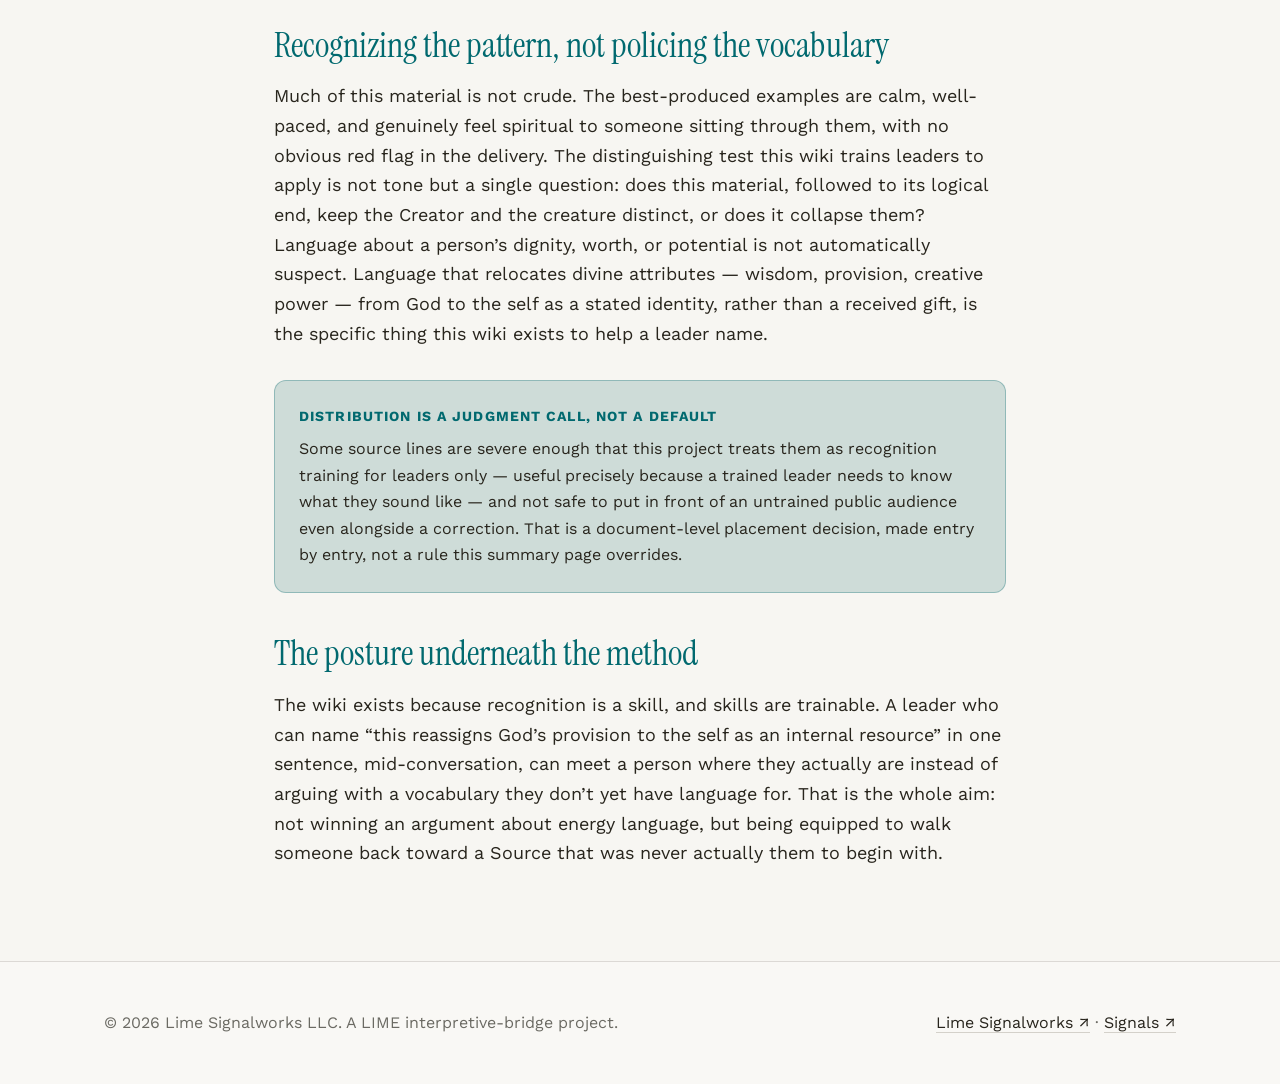
<file: pastor-training/index.html>
<!doctype html>
<html lang="en">
<head>
<meta charset="utf-8" />
<meta name="viewport" content="width=device-width, initial-scale=1" />
<title>Pastor &amp; Leader Training — LIME Leadership</title>
<meta name="description" content="A working wiki for pastors and leaders: recognizing energy-language patterns and naming the underlying mechanism without policing vocabulary." />
<meta name="robots" content="index, follow" />
<meta name="color-scheme" content="light dark" />
<link rel="icon" href="data:image/svg+xml,%3Csvg xmlns='http://www.w3.org/2000/svg' viewBox='0 0 32 32'%3E%3Crect width='32' height='32' rx='6' fill='%2301696f'/%3E%3Cpath d='M16 6c-2.6 3.4-5.2 6-5.2 10.2a5.2 5.2 0 0 0 10.4 0C21.2 12 18.6 9.4 16 6z' fill='%23f7f6f2'/%3E%3C/svg%3E" />
<link rel="preconnect" href="https://fonts.googleapis.com" />
<link rel="preconnect" href="https://fonts.gstatic.com" crossorigin />
<link href="https://fonts.googleapis.com/css2?family=Instrument+Serif:ital@0;1&family=Work+Sans:ital,wght@0,300..700;1,300..700&display=swap" rel="stylesheet" />
<link rel="stylesheet" href="../assets/css/style.css" />
</head>
<body>
<a class="sr-only" href="#main">Skip to content</a>
<header class="site-header">
  <div class="wrap bar">
    <a class="wordmark" href="../">
      <svg width="26" height="26" viewBox="0 0 32 32" fill="none" aria-hidden="true">
<path d="M16 4c-3 4-6 7-6 12a6 6 0 0 0 12 0c0-5-3-8-6-12z" stroke="currentColor" stroke-width="1.6" stroke-linejoin="round"/>
<path d="M16 14c-1.4 2-2.4 3.4-2.4 5.4a2.4 2.4 0 0 0 4.8 0c0-2-1-3.4-2.4-5.4z" fill="currentColor"/>
</svg>
      <span>LIME Leadership<br><span class="sub">Formation &amp; the Interpretive Bridge</span></span>
    </a>
    <nav class="site-nav" aria-label="Primary">
        <a href="../">Home</a>
        <a href="../promises/">Promises of Jesus</a>
        <a href="../bezalel-promise/">The Bezalel Promise</a>
        <a href="../keepers/">The Keepers</a>
        <a href="../david-sang/">David Sang</a>
        <a href="../bridge-method/">The Bridge Method</a>
        <a href="../pastor-training/" aria-current="page">Pastor & Leader Training</a>
    </nav>
    <button class="theme-toggle" data-theme-toggle type="button" aria-label="Switch to dark mode"></button>
  </div>
</header>
<main id="main">

<section class="hero" style="padding-bottom: var(--space-8);">
  <div class="prose-wrap">
    <p class="eyebrow">Training</p>
    <h1 style="font-size: var(--text-2xl);">Pastor &amp; Leader Training</h1>
    <p class="lede" style="font-size: var(--text-lg);">A working wiki for those forming others, not just themselves</p>
    <p class="prose" style="margin-top: var(--space-6);">This is a cross-reference library for pastors and leaders &mdash; not a devotional for the general reader. Its purpose is narrow and practical: when someone you're discipling has come up through energy or manifestation-language content, this wiki lets you recognize the vocabulary and name the underlying mechanism without having to reverse-engineer it in the moment.</p>
  </div>
</section>

<section style="padding-top:0;">
  <div class="prose-wrap prose">
    <h3 class="sub-title">What this wiki is, and isn&rsquo;t</h3>
    <p>Each entry pairs (a) a term-for-term glossary against Neo-Christian equivalents with (b) an independently reviewed severity read, so the pattern can be named quickly rather than re-derived from scratch every time it comes up in conversation. This page summarizes the wiki&rsquo;s method and standard; it is not a substitute for the full internal reference, and it does not reproduce the wiki&rsquo;s most severe source excerpts &mdash; those are handled separately, entry by entry, at the discretion of the people who maintain this library.</p>

    <div class="callout">
      <div class="label">Admission standard for new entries</div>
      Every entry requires three things before it is placed: a glossary drafted by one session, an independent read-only theological review by a separate session, and a placement decision by the person responsible for this library. No entry is self-certified &mdash; the same session that drafts a glossary does not get to approve it. Verdict history stays attached to the entry rather than being erased on revision, so later readers can see exactly what was caught and corrected.
    </div>

    <h3 class="sub-title">How an entry works</h3>
    <p>Every entry runs the same three-part shape: a short severity note describing what kind of claim the source material is making and why it matters, a row-by-row glossary that puts the source phrase, what it actually claims, and a Scripture-grounded equivalent side by side, and an independent read that checks whether the glossary&rsquo;s own claims are actually supported by its own evidence. The glossary is deliberately term-for-term &mdash; it names the claim being made rather than rewriting the source into something softer.</p>

    <h3 class="sub-title">Recognizing the pattern, not policing the vocabulary</h3>
    <p>Much of this material is not crude. The best-produced examples are calm, well-paced, and genuinely feel spiritual to someone sitting through them, with no obvious red flag in the delivery. The distinguishing test this wiki trains leaders to apply is not tone but a single question: does this material, followed to its logical end, keep the Creator and the creature distinct, or does it collapse them? Language about a person&rsquo;s dignity, worth, or potential is not automatically suspect. Language that relocates divine attributes &mdash; wisdom, provision, creative power &mdash; from God to the self as a stated identity, rather than a received gift, is the specific thing this wiki exists to help a leader name.</p>

    <div class="callout">
      <div class="label">Distribution is a judgment call, not a default</div>
      Some source lines are severe enough that this project treats them as recognition training for leaders only &mdash; useful precisely because a trained leader needs to know what they sound like &mdash; and not safe to put in front of an untrained public audience even alongside a correction. That is a document-level placement decision, made entry by entry, not a rule this summary page overrides.
    </div>

    <h3 class="sub-title">The posture underneath the method</h3>
    <p>The wiki exists because recognition is a skill, and skills are trainable. A leader who can name &ldquo;this reassigns God&rsquo;s provision to the self as an internal resource&rdquo; in one sentence, mid-conversation, can meet a person where they actually are instead of arguing with a vocabulary they don&rsquo;t yet have language for. That is the whole aim: not winning an argument about energy language, but being equipped to walk someone back toward a Source that was never actually them to begin with.</p>
  </div>
</section>

</main>
<footer class="site-footer">
  <div class="wrap foot-grid">
    <p>&copy; 2026 Lime Signalworks LLC. A LIME interpretive-bridge project.</p>
    <p>
      <a class="sibling-link" href="https://limesignalworks.com" rel="noopener noreferrer">Lime Signalworks<span aria-hidden="true"> &#8599;</span></a>
      &middot;
      <a class="sibling-link" href="https://signals.limesignalworks.com" rel="noopener noreferrer">Signals<span aria-hidden="true"> &#8599;</span></a>
    </p>
  </div>
</footer>
<script src="../assets/js/theme.js"></script>
</body>
</html>
</file>
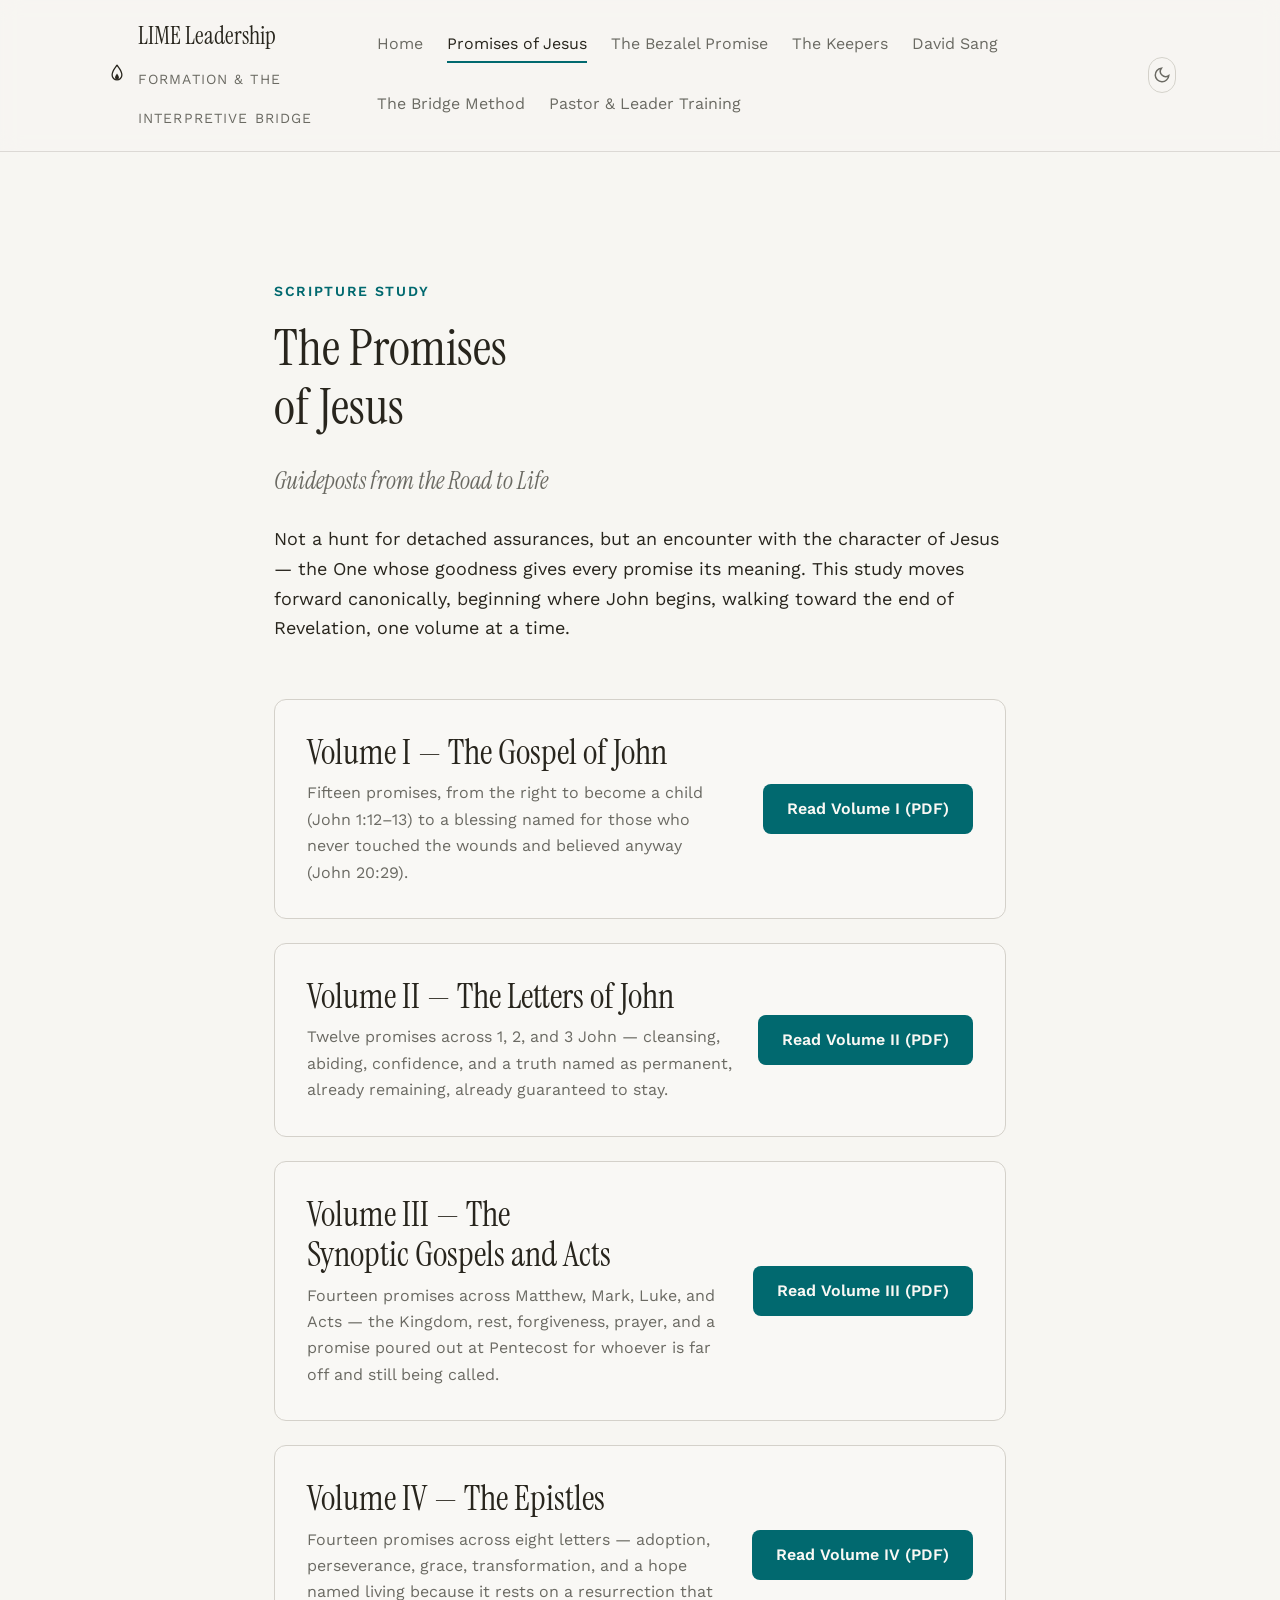
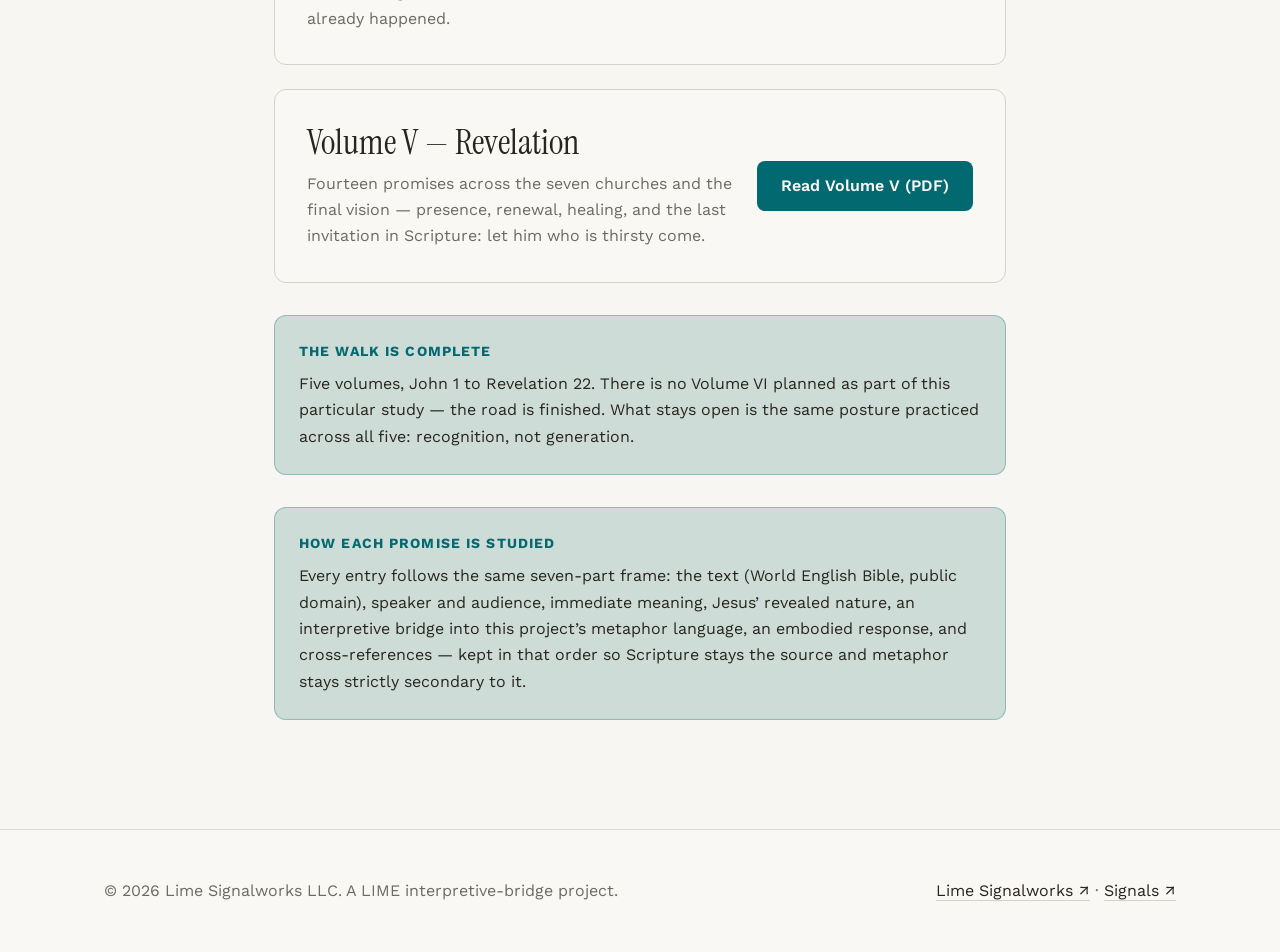
<file: promises/index.html>
<!doctype html>
<html lang="en">
<head>
<meta charset="utf-8" />
<meta name="viewport" content="width=device-width, initial-scale=1" />
<title>The Promises of Jesus — LIME Leadership</title>
<meta name="description" content="Guideposts from the Road to Life: a promise-by-promise study moving forward from John 1 toward Revelation." />
<meta name="robots" content="index, follow" />
<meta name="color-scheme" content="light dark" />
<link rel="icon" href="data:image/svg+xml,%3Csvg xmlns='http://www.w3.org/2000/svg' viewBox='0 0 32 32'%3E%3Crect width='32' height='32' rx='6' fill='%2301696f'/%3E%3Cpath d='M16 6c-2.6 3.4-5.2 6-5.2 10.2a5.2 5.2 0 0 0 10.4 0C21.2 12 18.6 9.4 16 6z' fill='%23f7f6f2'/%3E%3C/svg%3E" />
<link rel="preconnect" href="https://fonts.googleapis.com" />
<link rel="preconnect" href="https://fonts.gstatic.com" crossorigin />
<link href="https://fonts.googleapis.com/css2?family=Instrument+Serif:ital@0;1&family=Work+Sans:ital,wght@0,300..700;1,300..700&display=swap" rel="stylesheet" />
<link rel="stylesheet" href="../assets/css/style.css" />
</head>
<body>
<a class="sr-only" href="#main">Skip to content</a>
<header class="site-header">
  <div class="wrap bar">
    <a class="wordmark" href="../">
      <svg width="26" height="26" viewBox="0 0 32 32" fill="none" aria-hidden="true">
<path d="M16 4c-3 4-6 7-6 12a6 6 0 0 0 12 0c0-5-3-8-6-12z" stroke="currentColor" stroke-width="1.6" stroke-linejoin="round"/>
<path d="M16 14c-1.4 2-2.4 3.4-2.4 5.4a2.4 2.4 0 0 0 4.8 0c0-2-1-3.4-2.4-5.4z" fill="currentColor"/>
</svg>
      <span>LIME Leadership<br><span class="sub">Formation &amp; the Interpretive Bridge</span></span>
    </a>
    <nav class="site-nav" aria-label="Primary">
        <a href="../">Home</a>
        <a href="../promises/" aria-current="page">Promises of Jesus</a>
        <a href="../bezalel-promise/">The Bezalel Promise</a>
        <a href="../keepers/">The Keepers</a>
        <a href="../david-sang/">David Sang</a>
        <a href="../bridge-method/">The Bridge Method</a>
        <a href="../pastor-training/">Pastor & Leader Training</a>
    </nav>
    <button class="theme-toggle" data-theme-toggle type="button" aria-label="Switch to dark mode"></button>
  </div>
</header>
<main id="main">

<section class="hero" style="padding-bottom: var(--space-8);">
  <div class="prose-wrap">
    <p class="eyebrow">Scripture Study</p>
    <h1 style="font-size: var(--text-2xl);">The Promises of Jesus</h1>
    <p class="lede" style="font-size: var(--text-lg);">Guideposts from the Road to Life</p>
    <p class="prose" style="margin-top: var(--space-6);">Not a hunt for detached assurances, but an encounter with the character of Jesus &mdash; the One whose goodness gives every promise its meaning. This study moves forward canonically, beginning where John begins, walking toward the end of Revelation, one volume at a time.</p>
  </div>
</section>

<section style="padding-top:0;">
  <div class="prose-wrap">
    <div class="volume-card">
      <div>
        <h3>Volume I &mdash; The Gospel of John</h3>
        <p>Fifteen promises, from the right to become a child (John 1:12&ndash;13) to a blessing named for those who never touched the wounds and believed anyway (John 20:29).</p>
      </div>
      <a class="btn" href="../assets/pdf/The_Promises_of_Jesus_Volume_I.pdf">Read Volume I (PDF)</a>
    </div>
    <div class="volume-card">
      <div>
        <h3>Volume II &mdash; The Letters of John</h3>
        <p>Twelve promises across 1, 2, and 3 John &mdash; cleansing, abiding, confidence, and a truth named as permanent, already remaining, already guaranteed to stay.</p>
      </div>
      <a class="btn" href="../assets/pdf/The_Promises_of_Jesus_Volume_II.pdf">Read Volume II (PDF)</a>
    </div>
    <div class="volume-card">
      <div>
        <h3>Volume III &mdash; The Synoptic Gospels and Acts</h3>
        <p>Fourteen promises across Matthew, Mark, Luke, and Acts &mdash; the Kingdom, rest, forgiveness, prayer, and a promise poured out at Pentecost for whoever is far off and still being called.</p>
      </div>
      <a class="btn" href="../assets/pdf/The_Promises_of_Jesus_Volume_III.pdf">Read Volume III (PDF)</a>
    </div>
    <div class="volume-card">
      <div>
        <h3>Volume IV &mdash; The Epistles</h3>
        <p>Fourteen promises across eight letters &mdash; adoption, perseverance, grace, transformation, and a hope named living because it rests on a resurrection that already happened.</p>
      </div>
      <a class="btn" href="../assets/pdf/The_Promises_of_Jesus_Volume_IV.pdf">Read Volume IV (PDF)</a>
    </div>
    <div class="volume-card">
      <div>
        <h3>Volume V &mdash; Revelation</h3>
        <p>Fourteen promises across the seven churches and the final vision &mdash; presence, renewal, healing, and the last invitation in Scripture: let him who is thirsty come.</p>
      </div>
      <a class="btn" href="../assets/pdf/The_Promises_of_Jesus_Volume_V.pdf">Read Volume V (PDF)</a>
    </div>

    <div class="callout">
      <div class="label">The walk is complete</div>
      Five volumes, John 1 to Revelation 22. There is no Volume VI planned as part of this particular study &mdash; the road is finished. What stays open is the same posture practiced across all five: recognition, not generation.
    </div>

    <div class="callout">
      <div class="label">How each promise is studied</div>
      Every entry follows the same seven-part frame: the text (World English Bible, public domain), speaker and audience, immediate meaning, Jesus&rsquo; revealed nature, an interpretive bridge into this project&rsquo;s metaphor language, an embodied response, and cross-references &mdash; kept in that order so Scripture stays the source and metaphor stays strictly secondary to it.
    </div>
  </div>
</section>

</main>
<footer class="site-footer">
  <div class="wrap foot-grid">
    <p>&copy; 2026 Lime Signalworks LLC. A LIME interpretive-bridge project.</p>
    <p>
      <a class="sibling-link" href="https://limesignalworks.com" rel="noopener noreferrer">Lime Signalworks<span aria-hidden="true"> &#8599;</span></a>
      &middot;
      <a class="sibling-link" href="https://signals.limesignalworks.com" rel="noopener noreferrer">Signals<span aria-hidden="true"> &#8599;</span></a>
    </p>
  </div>
</footer>
<script src="../assets/js/theme.js"></script>
</body>
</html>
</file>
<file: assets/css/style.css>
/* ========== Design tokens ========== */
:root, [data-theme="light"] {
  --color-bg: #f7f6f2;
  --color-surface: #f9f8f5;
  --color-surface-2: #fbfbf9;
  --color-surface-offset: #f3f0ec;
  --color-border: #d4d1ca;
  --color-divider: #dcd9d5;
  --color-text: #28251d;
  --color-text-muted: #6b6a63;
  --color-text-faint: #bab9b4;
  --color-text-inverse: #f9f8f4;
  --color-primary: #01696f;
  --color-primary-hover: #0c4e54;
  --color-primary-highlight: #cedcd8;
  --shadow-sm: 0 1px 2px oklch(0.2 0.01 80 / 0.06);
  --shadow-md: 0 4px 12px oklch(0.2 0.01 80 / 0.08);
  --radius-sm: 0.375rem;
  --radius-md: 0.5rem;
  --radius-lg: 0.75rem;
  --transition-interactive: 180ms cubic-bezier(0.16,1,0.3,1);
  --content-narrow: 640px;
  --content-default: 780px;
  --content-wide: 1120px;
  --font-display: 'Instrument Serif', Georgia, serif;
  --font-body: 'Work Sans', 'Helvetica Neue', sans-serif;
}
[data-theme="dark"] {
  --color-bg: #171614;
  --color-surface: #1c1b19;
  --color-surface-2: #201f1d;
  --color-surface-offset: #1d1c1a;
  --color-border: #393836;
  --color-divider: #262523;
  --color-text: #cdccca;
  --color-text-muted: #979691;
  --color-text-faint: #5a5957;
  --color-text-inverse: #2b2a28;
  --color-primary: #4f98a3;
  --color-primary-hover: #6bb0bb;
  --color-primary-highlight: #313b3b;
  --shadow-sm: 0 1px 2px oklch(0 0 0 / 0.3);
  --shadow-md: 0 4px 12px oklch(0 0 0 / 0.35);
}

:root {
  --text-xs: clamp(0.75rem, 0.7rem + 0.25vw, 0.875rem);
  --text-sm: clamp(0.875rem, 0.8rem + 0.35vw, 1rem);
  --text-base: clamp(1rem, 0.95rem + 0.25vw, 1.125rem);
  --text-lg: clamp(1.125rem, 1rem + 0.75vw, 1.5rem);
  --text-xl: clamp(1.5rem, 1.2rem + 1.25vw, 2.25rem);
  --text-2xl: clamp(2rem, 1.2rem + 2.5vw, 3.25rem);
  --text-hero: clamp(2.75rem, 1rem + 5.5vw, 5.5rem);
  --space-1: .25rem; --space-2: .5rem; --space-3: .75rem; --space-4: 1rem;
  --space-5: 1.25rem; --space-6: 1.5rem; --space-8: 2rem; --space-10: 2.5rem;
  --space-12: 3rem; --space-16: 4rem; --space-20: 5rem; --space-24: 6rem; --space-32: 8rem;
}

/* ========== Base ========== */
*, *::before, *::after { box-sizing: border-box; margin: 0; padding: 0; }
html {
  -webkit-font-smoothing: antialiased;
  text-rendering: optimizeLegibility;
  scroll-behavior: smooth;
  scroll-padding-top: var(--space-16);
}
body {
  min-height: 100dvh;
  line-height: 1.65;
  font-family: var(--font-body);
  font-size: var(--text-base);
  color: var(--color-text);
  background-color: var(--color-bg);
}
img, svg { display: block; max-width: 100%; }
h1, h2, h3, h4 { text-wrap: balance; line-height: 1.15; font-weight: 400; }
p, li { text-wrap: pretty; }
a { color: var(--color-primary); }
::selection { background: color-mix(in oklab, var(--color-primary) 25%, transparent); }
:focus-visible { outline: 2px solid var(--color-primary); outline-offset: 3px; border-radius: var(--radius-sm); }
@media (prefers-reduced-motion: reduce) {
  *, *::before, *::after { animation-duration: .01ms !important; transition-duration: .01ms !important; scroll-behavior: auto !important; }
}
.sr-only { position: absolute; width: 1px; height: 1px; padding: 0; margin: -1px; overflow: hidden; clip: rect(0,0,0,0); white-space: nowrap; border-width: 0; }

/* ========== Layout shell ========== */
.wrap { max-width: var(--content-wide); margin-inline: auto; padding-inline: var(--space-6); }
.prose-wrap { max-width: var(--content-default); margin-inline: auto; padding-inline: var(--space-6); }

header.site-header {
  position: sticky; top: 0; z-index: 50;
  background: color-mix(in oklab, var(--color-bg) 90%, transparent);
  backdrop-filter: blur(10px);
  border-bottom: 1px solid var(--color-divider);
}
.site-header .bar {
  display: flex; align-items: center; justify-content: space-between;
  padding-block: var(--space-4);
}
.wordmark { display: flex; align-items: center; gap: var(--space-2); font-family: var(--font-display); font-size: var(--text-lg); color: var(--color-text); text-decoration: none; }
.wordmark svg { flex-shrink: 0; }
.wordmark .sub { color: var(--color-text-muted); font-family: var(--font-body); font-size: var(--text-xs); text-transform: uppercase; letter-spacing: .08em; }

nav.site-nav { display: flex; gap: var(--space-6); flex-wrap: wrap; }
nav.site-nav a {
  font-size: var(--text-sm); text-decoration: none; color: var(--color-text-muted);
  padding-block: var(--space-1);
  border-bottom: 2px solid transparent;
}
nav.site-nav a:hover, nav.site-nav a[aria-current="page"] { color: var(--color-text); border-color: var(--color-primary); }

button.theme-toggle {
  background: none; border: 1px solid var(--color-border); border-radius: var(--radius-full, 999px);
  width: 36px; height: 36px; display: flex; align-items: center; justify-content: center;
  color: var(--color-text-muted); cursor: pointer; transition: var(--transition-interactive);
}
button.theme-toggle:hover { border-color: var(--color-primary); color: var(--color-primary); }

/* ========== Hero ========== */
.hero { padding-block: clamp(var(--space-16), 10vw, var(--space-32)) clamp(var(--space-12), 6vw, var(--space-20)); }
.hero .eyebrow { font-size: var(--text-xs); text-transform: uppercase; letter-spacing: .12em; color: var(--color-primary); font-weight: 600; margin-bottom: var(--space-4); }
.hero h1 { font-family: var(--font-display); font-size: var(--text-hero); max-width: 16ch; }
.hero p.lede { font-size: var(--text-lg); color: var(--color-text-muted); max-width: 60ch; margin-top: var(--space-6); font-family: var(--font-display); font-style: italic; }

/* ========== Cards / grid ========== */
.card-grid { display: grid; grid-template-columns: repeat(auto-fit, minmax(260px, 1fr)); gap: var(--space-6); margin-top: var(--space-12); }
.card {
  background: var(--color-surface); border: 1px solid var(--color-border); border-radius: var(--radius-lg);
  padding: var(--space-8); display: flex; flex-direction: column; gap: var(--space-3);
  text-decoration: none; color: var(--color-text); transition: var(--transition-interactive);
}
.card:hover { border-color: var(--color-primary); box-shadow: var(--shadow-md); transform: translateY(-2px); }
.card .tag { font-size: var(--text-xs); text-transform: uppercase; letter-spacing: .08em; color: var(--color-primary); font-weight: 600; }
.card h3 { font-family: var(--font-display); font-size: var(--text-xl); }
.card p { color: var(--color-text-muted); font-size: var(--text-sm); }
.card .go { margin-top: auto; font-size: var(--text-sm); font-weight: 600; color: var(--color-primary); }
.card.dim { opacity: .55; }
.card.dim:hover { transform: none; box-shadow: none; border-color: var(--color-border); }

/* ========== Sections ========== */
section { padding-block: clamp(var(--space-12), 6vw, var(--space-24)); }
section.alt { background: var(--color-surface); border-top: 1px solid var(--color-divider); border-bottom: 1px solid var(--color-divider); }
h2.section-title { font-family: var(--font-display); font-size: var(--text-2xl); margin-bottom: var(--space-6); }
h3.sub-title { font-family: var(--font-display); font-size: var(--text-xl); margin-top: var(--space-10); margin-bottom: var(--space-3); color: var(--color-primary); }

.byline { display: flex; gap: var(--space-3); align-items: center; color: var(--color-text-muted); font-size: var(--text-sm); margin-bottom: var(--space-8); }
.byline .dot { width: 4px; height: 4px; border-radius: 999px; background: var(--color-text-faint); }

/* Long-form prose */
.prose { font-size: var(--text-base); }
.prose p { margin-block: var(--space-4); max-width: 68ch; }
.prose blockquote {
  margin-block: var(--space-6); padding: var(--space-5) var(--space-6);
  background: var(--color-surface); border-left: 3px solid var(--color-primary);
  border-radius: var(--radius-sm); font-style: italic; color: var(--color-text);
}
.prose blockquote p { margin: 0; }

/* Promise / entry cards used on multiple pages */
.entry { border-top: 1px solid var(--color-divider); padding-block: var(--space-10); }
.entry:first-of-type { border-top: none; padding-top: 0; }
.entry .num { font-family: var(--font-display); color: var(--color-primary); font-size: var(--text-sm); }
.entry h3 { font-family: var(--font-display); font-size: var(--text-xl); margin-top: var(--space-1); }
.entry .ref { color: var(--color-text-muted); font-style: italic; font-size: var(--text-sm); margin-bottom: var(--space-4); }
.entry .label { font-size: var(--text-xs); text-transform: uppercase; letter-spacing: .08em; color: var(--color-primary); font-weight: 600; margin-top: var(--space-4); margin-bottom: var(--space-2); }
.entry .cross { font-size: var(--text-sm); color: var(--color-text-muted); font-style: italic; }

/* Volume download card */
.volume-card {
  display: grid; grid-template-columns: 1fr auto; gap: var(--space-6); align-items: center;
  background: var(--color-surface); border: 1px solid var(--color-border); border-radius: var(--radius-lg);
  padding: var(--space-8); margin-block: var(--space-6);
}
.volume-card h3 { font-family: var(--font-display); font-size: var(--text-xl); }
.volume-card p { color: var(--color-text-muted); font-size: var(--text-sm); margin-top: var(--space-2); }
@media (max-width: 640px) { .volume-card { grid-template-columns: 1fr; } }

.btn {
  display: inline-flex; align-items: center; gap: var(--space-2);
  background: var(--color-primary); color: var(--color-text-inverse); text-decoration: none;
  padding: var(--space-3) var(--space-6); border-radius: var(--radius-md); font-size: var(--text-sm); font-weight: 600;
  white-space: nowrap; transition: var(--transition-interactive);
}
.btn:hover { background: var(--color-primary-hover); }
.btn.ghost { background: transparent; border: 1px solid var(--color-border); color: var(--color-text); }
.btn.ghost:hover { border-color: var(--color-primary); color: var(--color-primary); }

/* Table (Keepers) */
.keepers-table { width: 100%; border-collapse: collapse; margin-top: var(--space-6); font-size: var(--text-sm); }
.keepers-table th, .keepers-table td { text-align: left; padding: var(--space-3) var(--space-4); border-bottom: 1px solid var(--color-divider); vertical-align: top; }
.keepers-table th { font-size: var(--text-xs); text-transform: uppercase; letter-spacing: .06em; color: var(--color-text-muted); font-weight: 600; }
.keepers-table td.keeper-name { font-family: var(--font-display); font-size: var(--text-base); color: var(--color-primary); }
@media (max-width: 720px) {
  .keepers-table thead { display: none; }
  .keepers-table, .keepers-table tbody, .keepers-table tr, .keepers-table td { display: block; width: 100%; }
  .keepers-table tr { border-bottom: 1px solid var(--color-divider); padding-block: var(--space-4); }
  .keepers-table td { border-bottom: none; padding: var(--space-1) 0; }
  .keepers-table td::before { content: attr(data-label); display: block; font-size: var(--text-xs); text-transform: uppercase; color: var(--color-text-muted); letter-spacing: .06em; margin-bottom: 2px; }
}

/* Guardrail / callout box */
.callout {
  background: var(--color-primary-highlight); border: 1px solid color-mix(in oklab, var(--color-primary) 30%, transparent);
  border-radius: var(--radius-lg); padding: var(--space-6); margin-block: var(--space-8);
  font-size: var(--text-sm); color: var(--color-text);
}
.callout .label { font-weight: 700; color: var(--color-primary); text-transform: uppercase; font-size: var(--text-xs); letter-spacing: .08em; margin-bottom: var(--space-2); }

/* Copy-paste prompt block (Bridge Method) */
.prompt-box { background: var(--color-surface-offset); border: 1px solid var(--color-divider); border-radius: var(--radius-md); padding: var(--space-5); margin-block: var(--space-4); }
.prompt-box .prompt-label { font-family: var(--font-display); font-style: italic; color: var(--color-primary); margin-bottom: var(--space-2); font-size: var(--text-base); }
.prompt-box pre { white-space: pre-wrap; font-family: ui-monospace, "SF Mono", Consolas, monospace; font-size: var(--text-sm); line-height: 1.6; color: var(--color-text); margin: 0; }
.generic-table { width: 100%; border-collapse: collapse; margin-block: var(--space-6); font-size: var(--text-sm); }
.generic-table th, .generic-table td { text-align: left; padding: var(--space-3) var(--space-4); border-bottom: 1px solid var(--color-divider); vertical-align: top; }
.generic-table th { background: var(--color-primary); color: #fff; font-size: var(--text-xs); text-transform: uppercase; letter-spacing: .06em; }

/* Interpretation pair (David Sang) */
.pair { border-top: 1px solid var(--color-divider); padding-block: var(--space-8); }
.pair:first-of-type { border-top: none; }
.pair .pair-num { font-family: var(--font-display); font-size: var(--text-lg); color: var(--color-primary); }
.pair h3 { font-family: var(--font-display); font-size: var(--text-lg); margin-top: var(--space-1); margin-bottom: var(--space-4); }
.pair-grid { display: grid; grid-template-columns: 1fr 1fr; gap: var(--space-6); }
@media (max-width: 720px) { .pair-grid { grid-template-columns: 1fr; } }
.pair-col .label { font-size: var(--text-xs); text-transform: uppercase; letter-spacing: .08em; color: var(--color-text-muted); font-weight: 600; margin-bottom: var(--space-2); }
.pair-col.original p { font-style: italic; color: var(--color-text-muted); }
.pair-col.energy .label { color: var(--color-primary); }

/* Roadmap list */
.roadmap { list-style: none; margin-top: var(--space-6); }
.roadmap li { display: flex; gap: var(--space-4); padding-block: var(--space-4); border-top: 1px solid var(--color-divider); }
.roadmap li:first-child { border-top: none; }
.roadmap .vol { font-family: var(--font-display); color: var(--color-primary); min-width: 6rem; }

/* Footer */
footer.site-footer { border-top: 1px solid var(--color-divider); padding-block: var(--space-12); background: var(--color-surface); }
footer.site-footer .foot-grid { display: flex; justify-content: space-between; gap: var(--space-8); flex-wrap: wrap; }
footer.site-footer p { color: var(--color-text-muted); font-size: var(--text-sm); }
footer.site-footer a.sibling-link { color: var(--color-text); font-size: var(--text-sm); text-decoration: none; border-bottom: 1px solid var(--color-border); }
footer.site-footer a.sibling-link:hover { color: var(--color-primary); border-color: var(--color-primary); }
</file>
